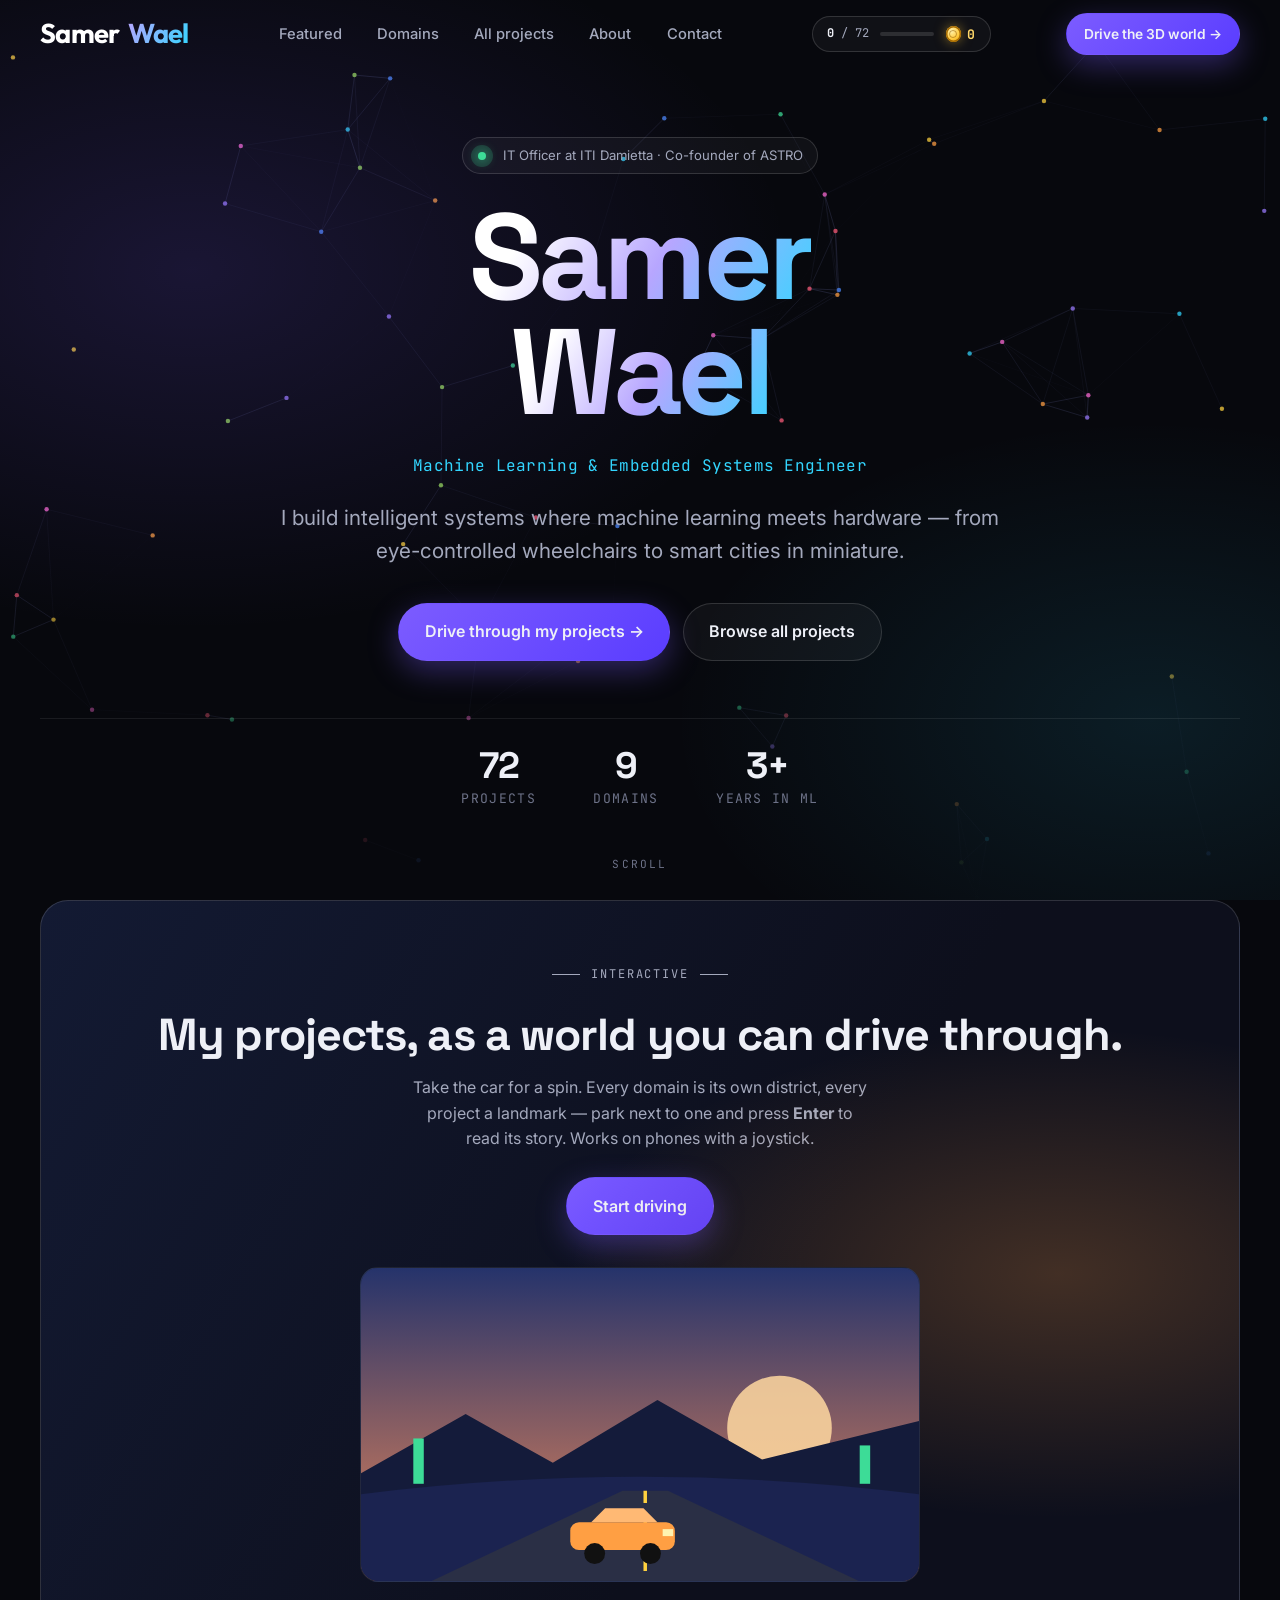
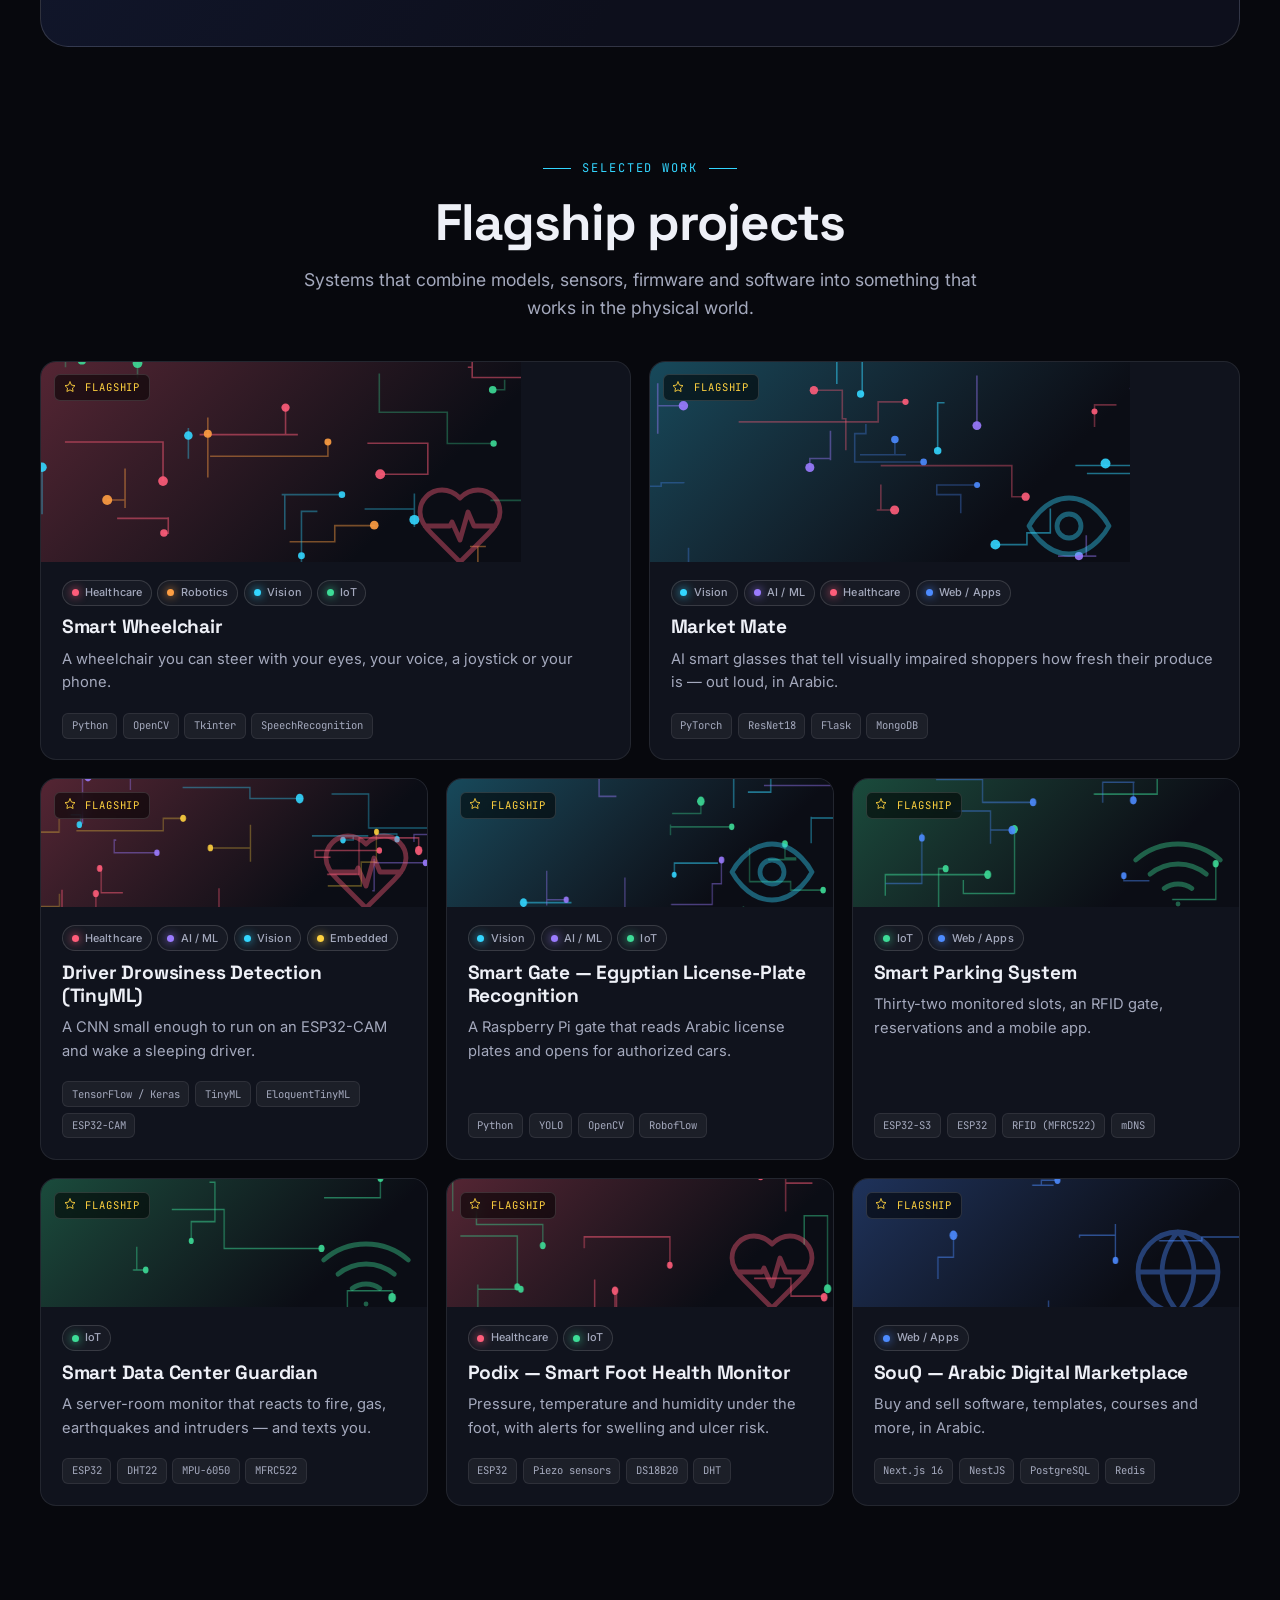
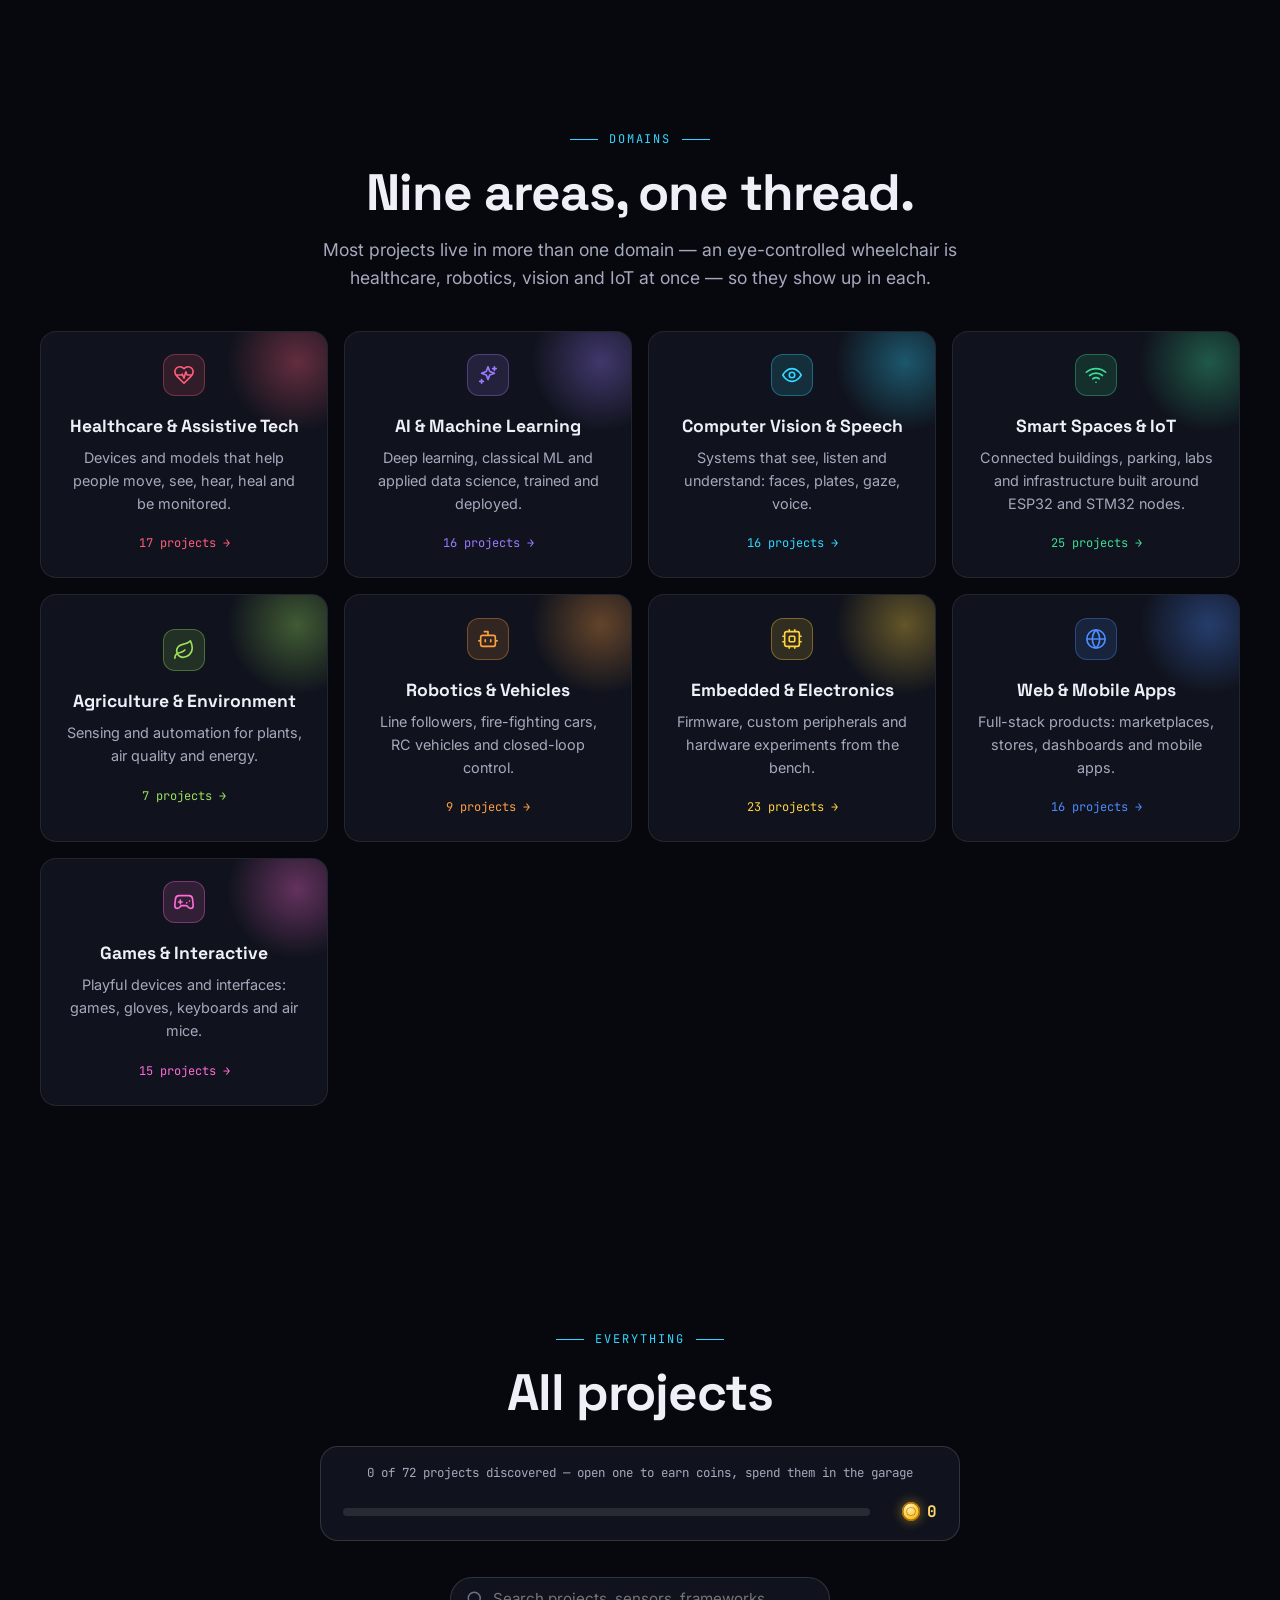
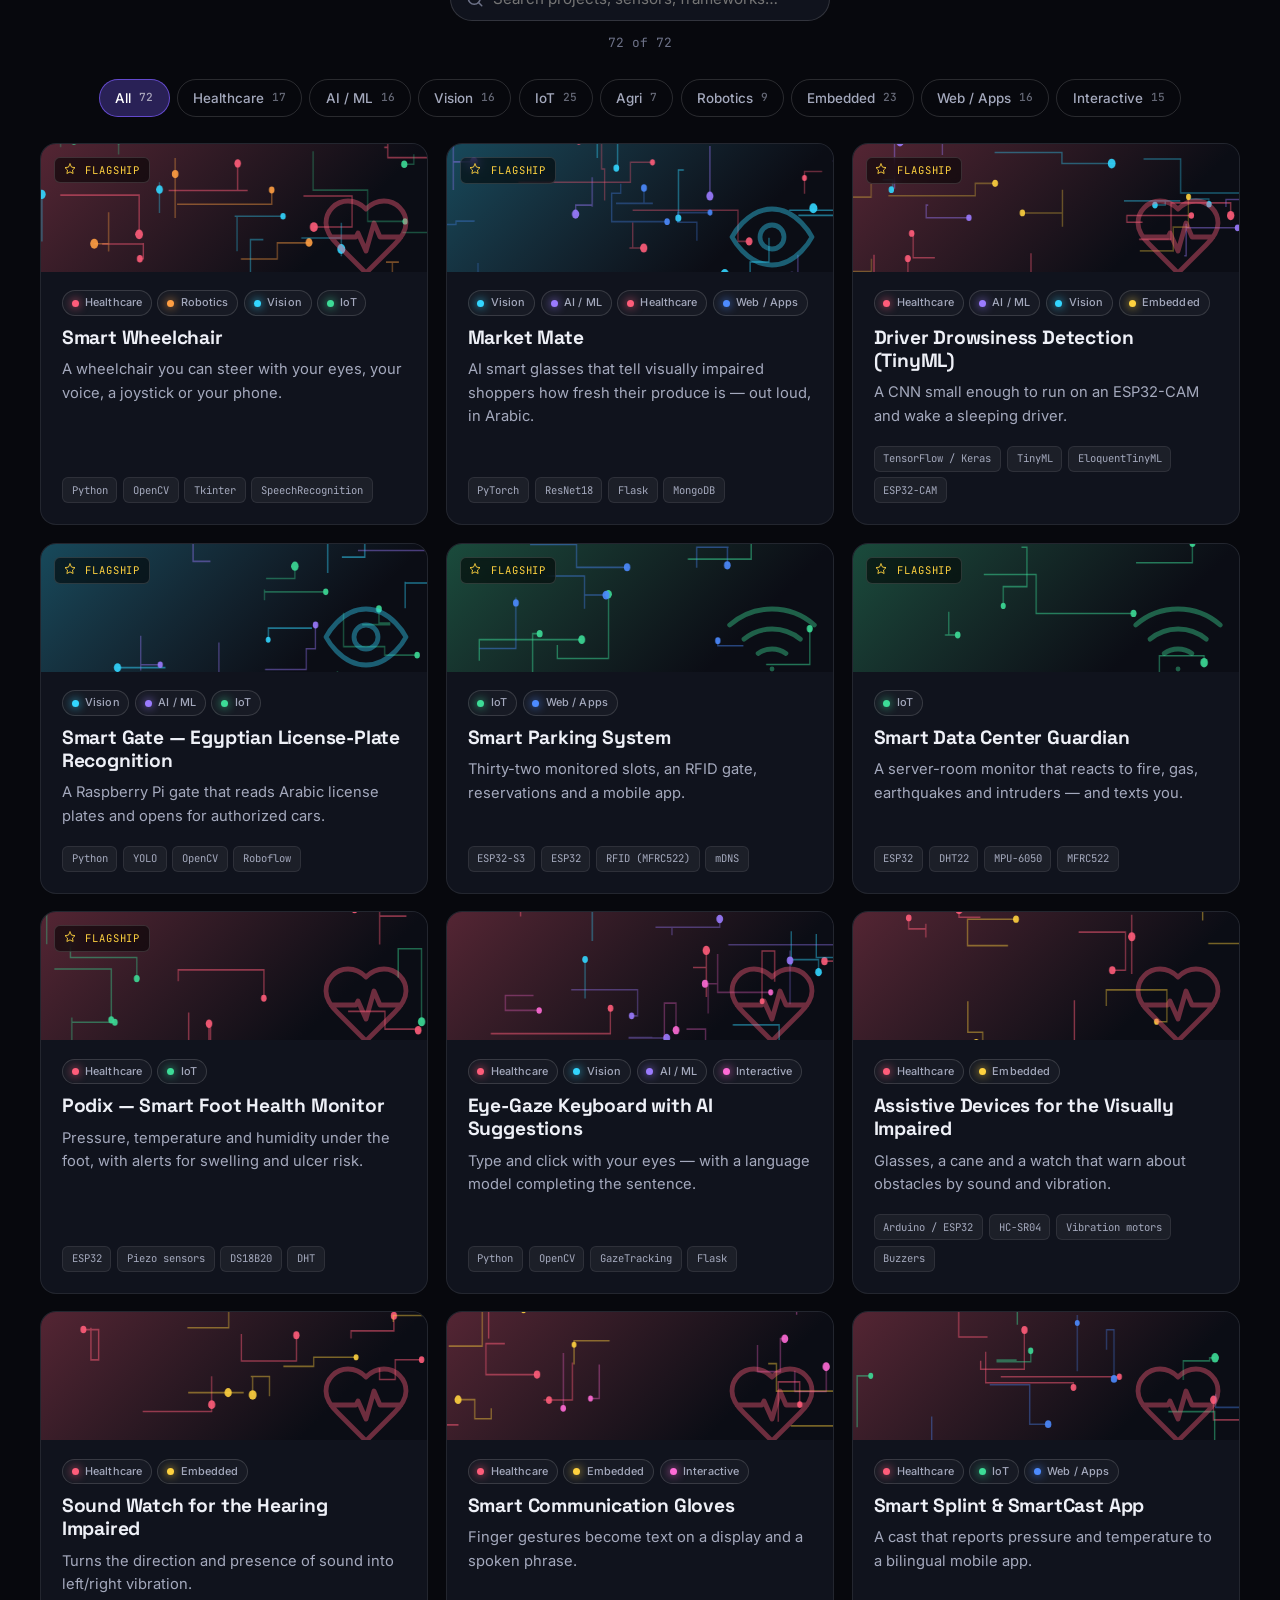
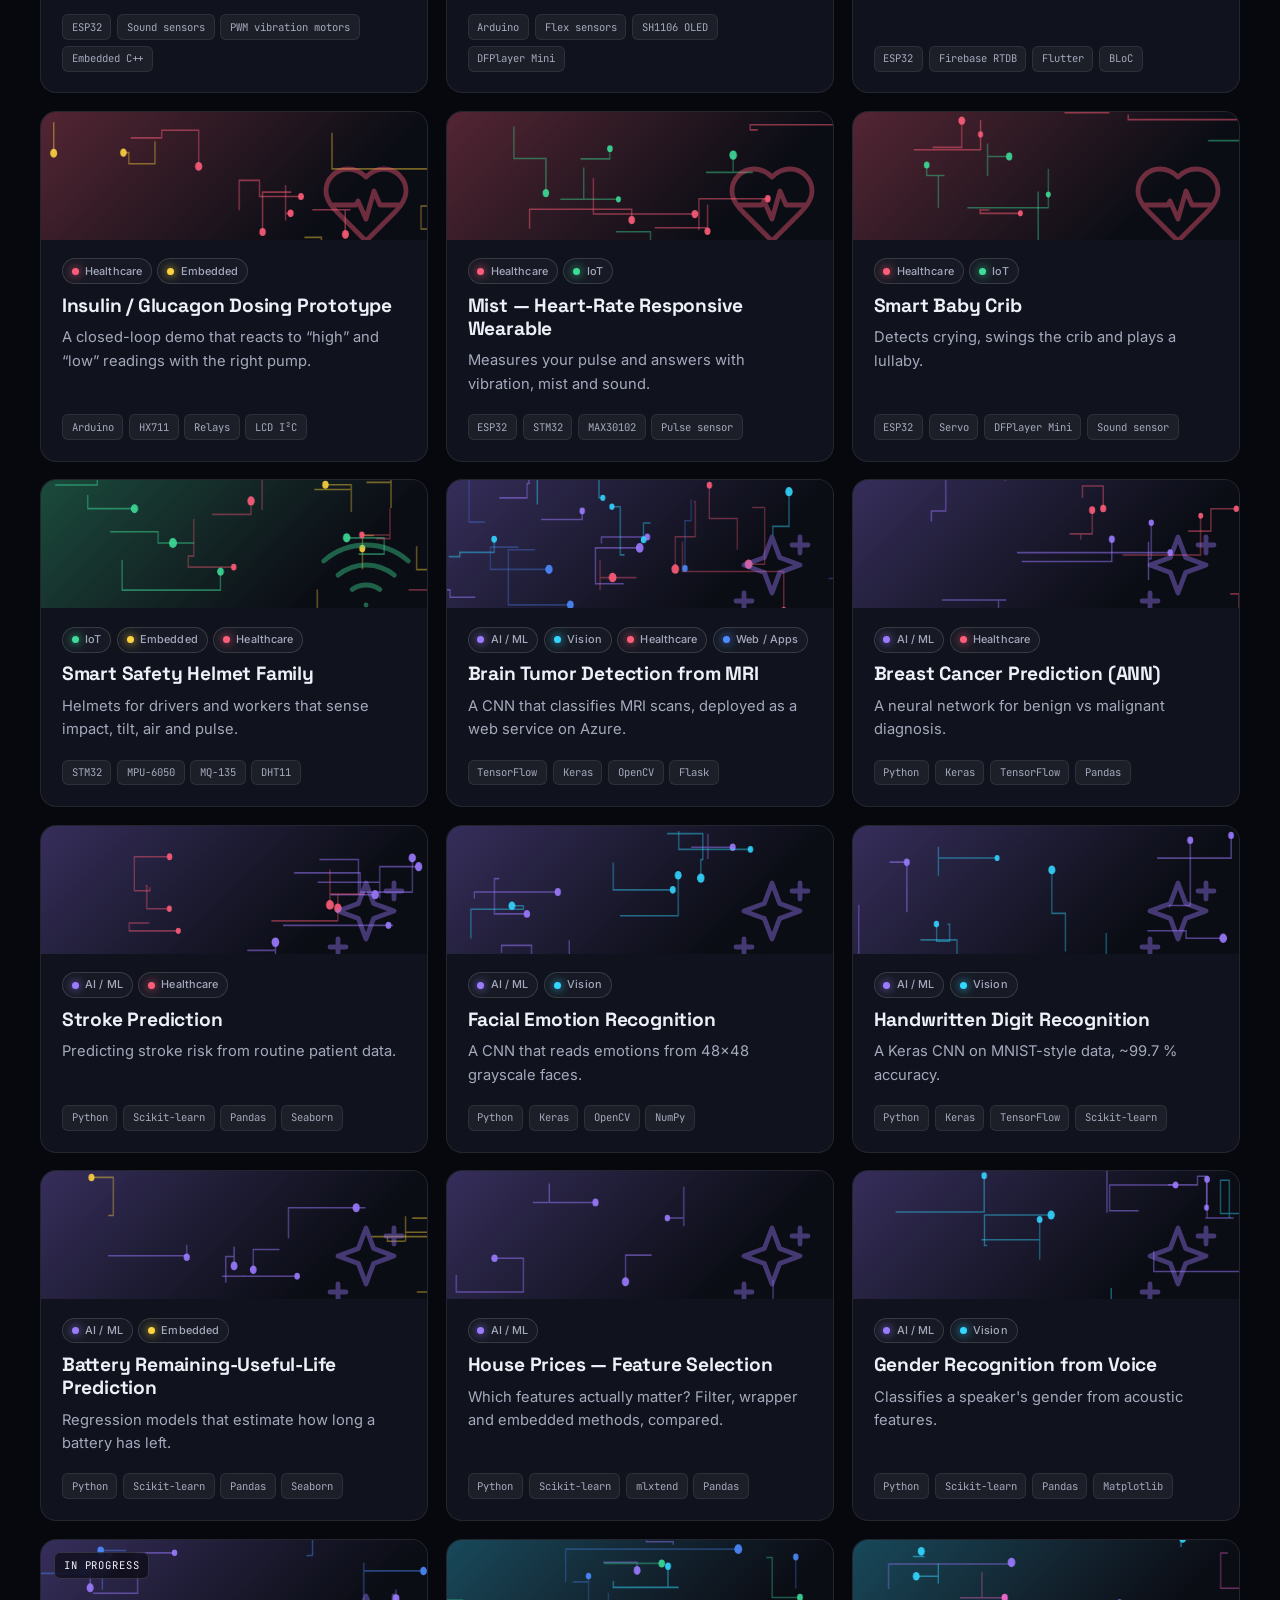
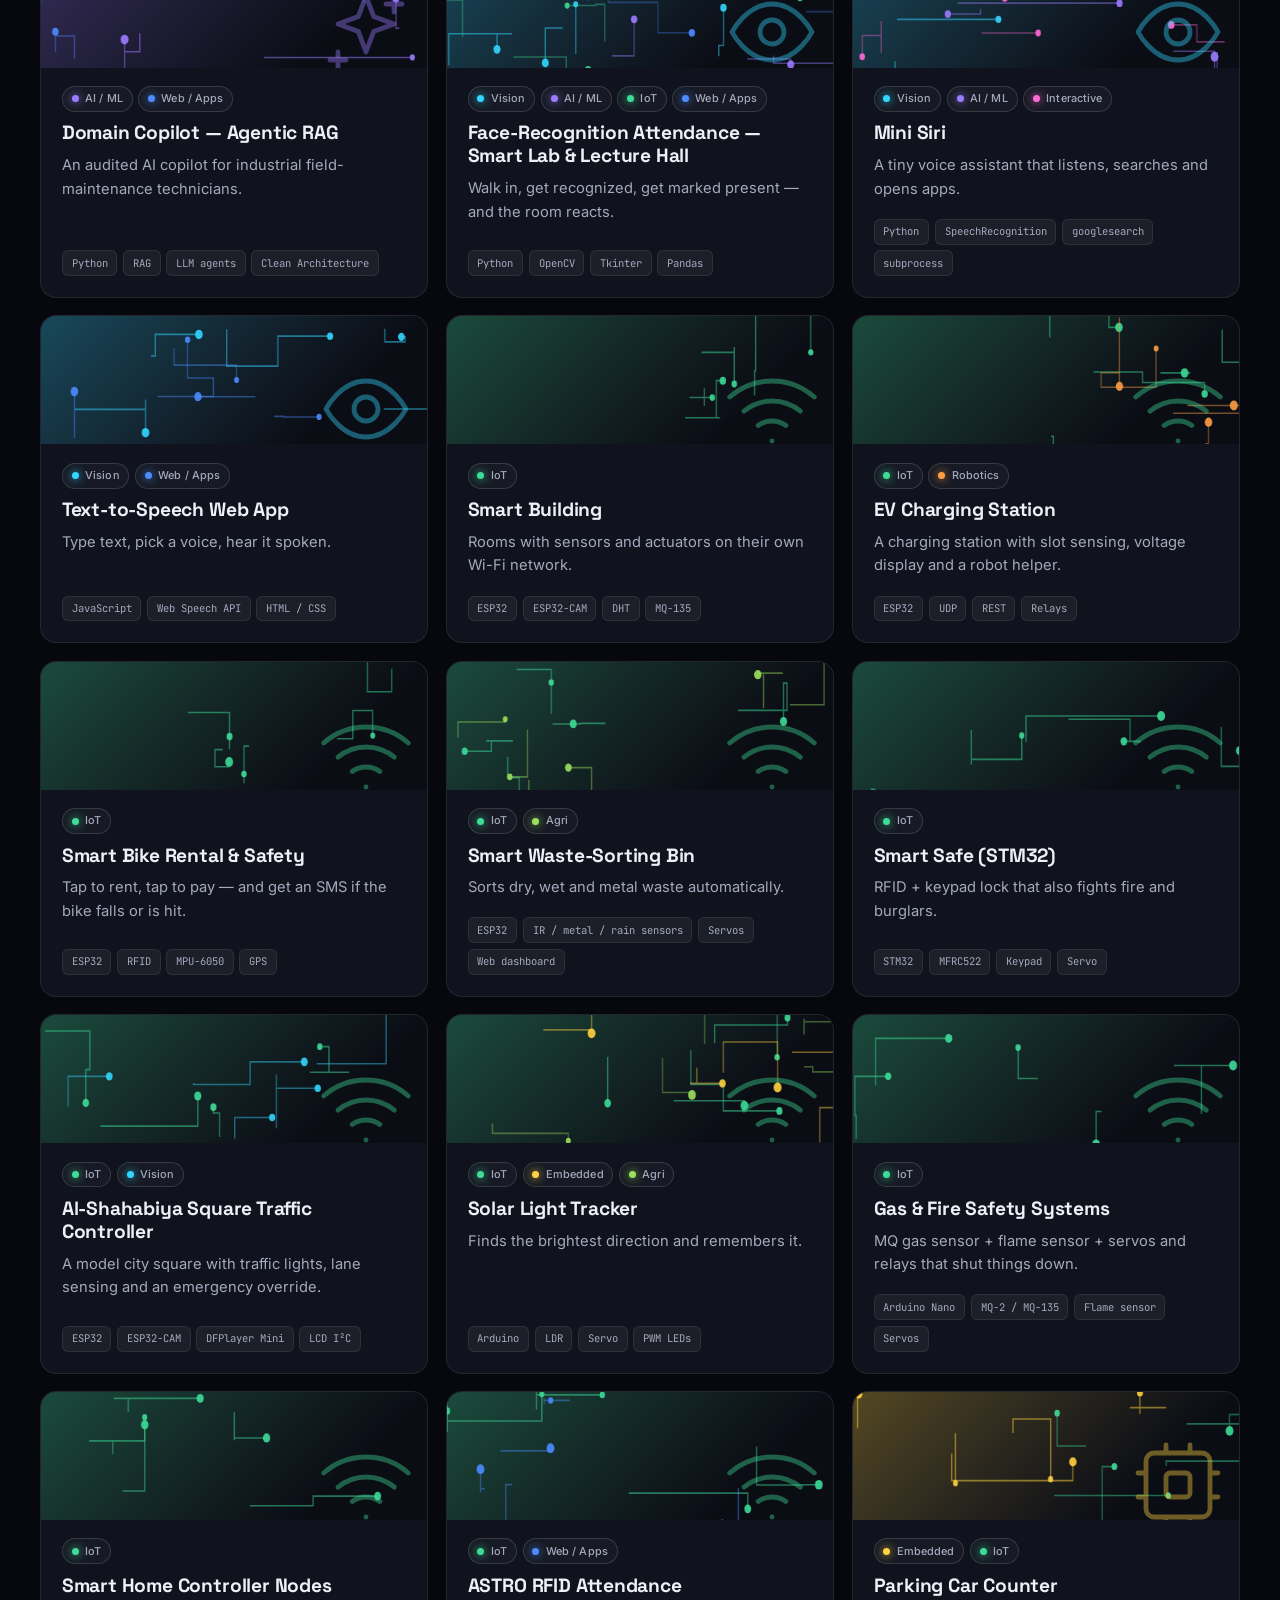
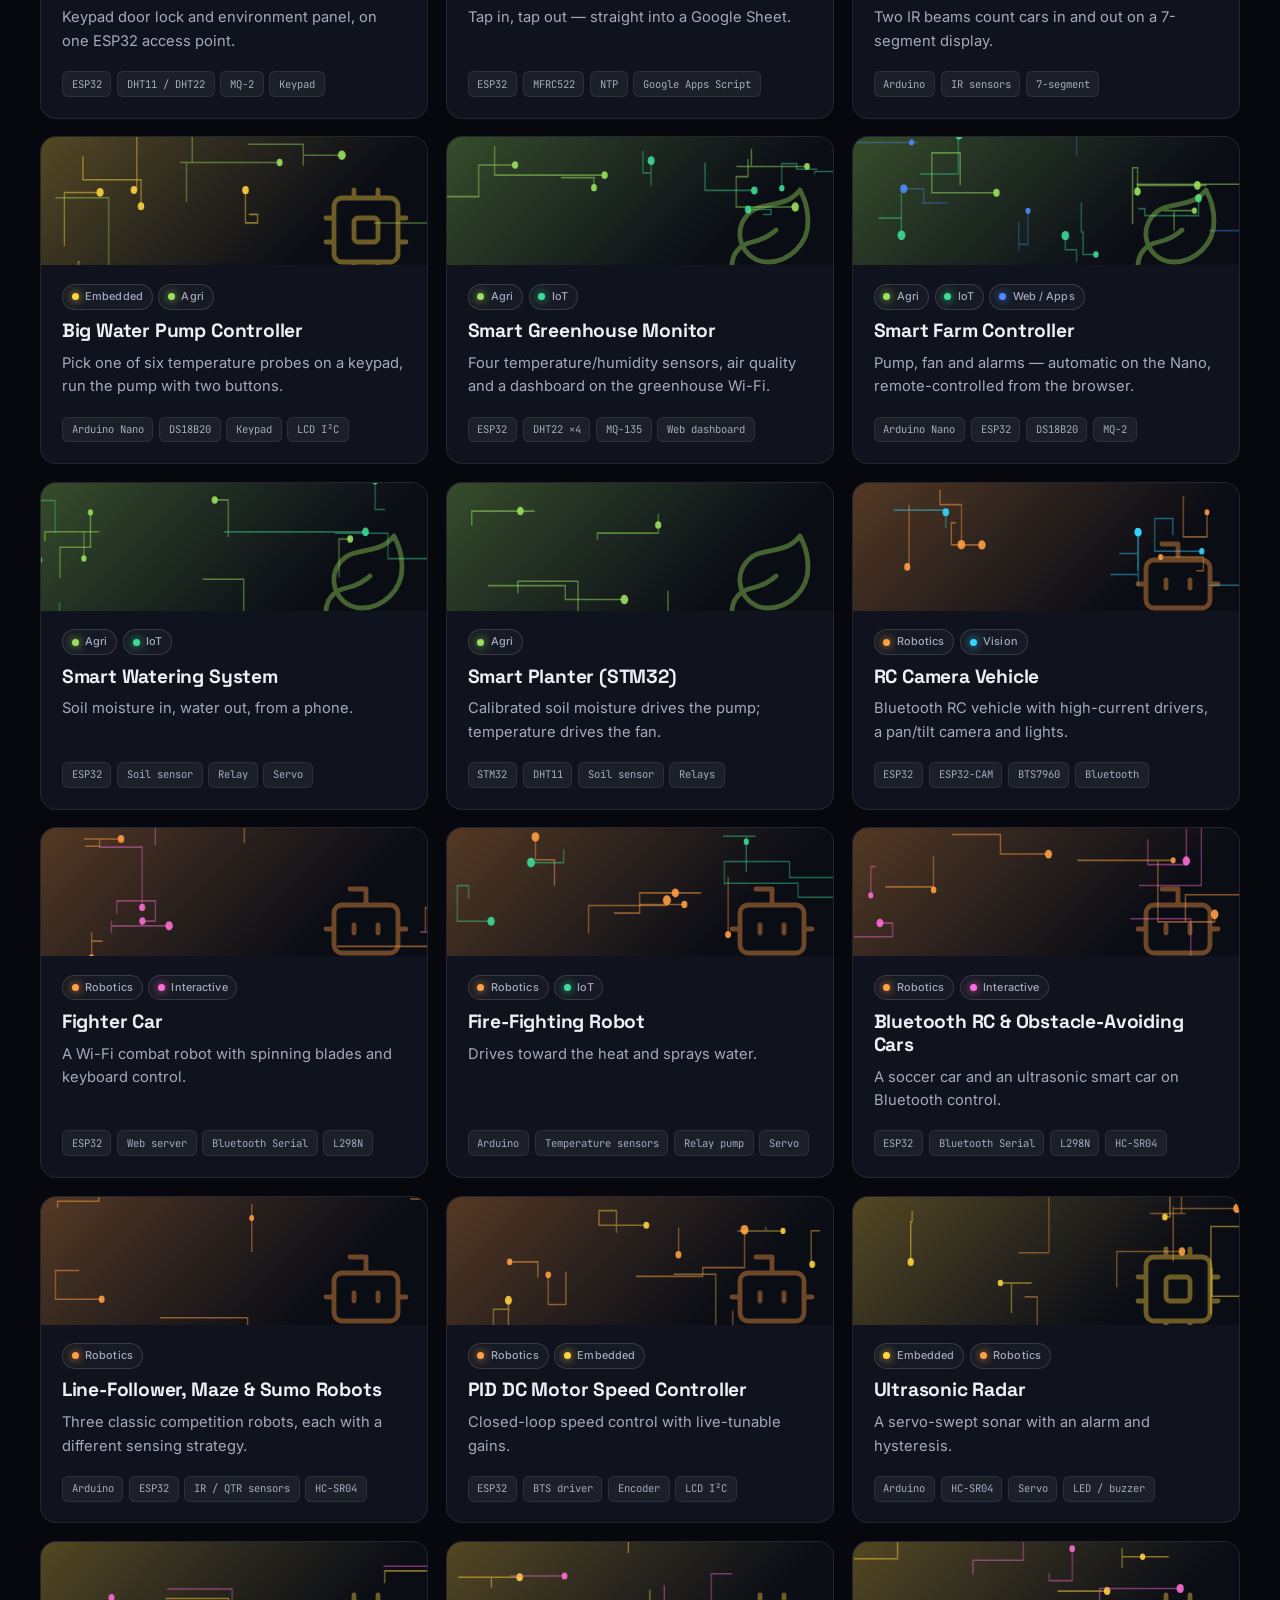
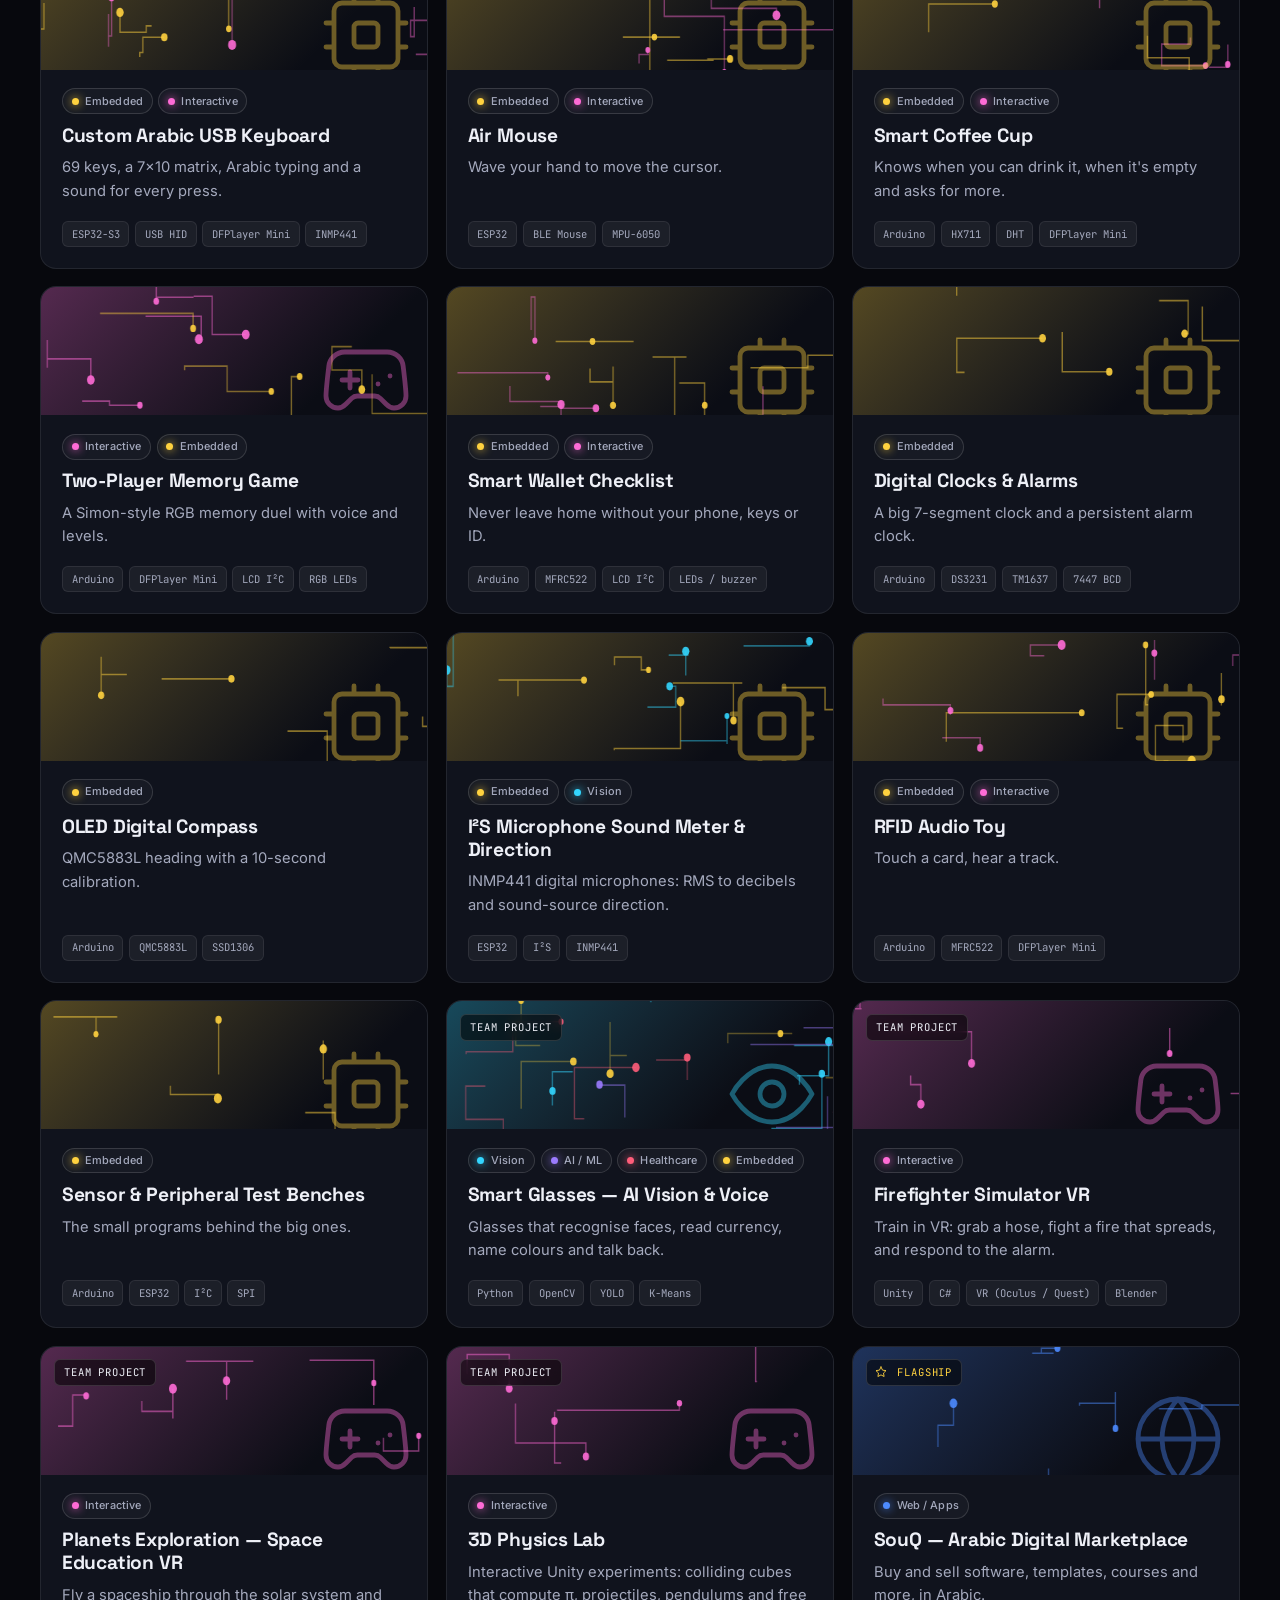
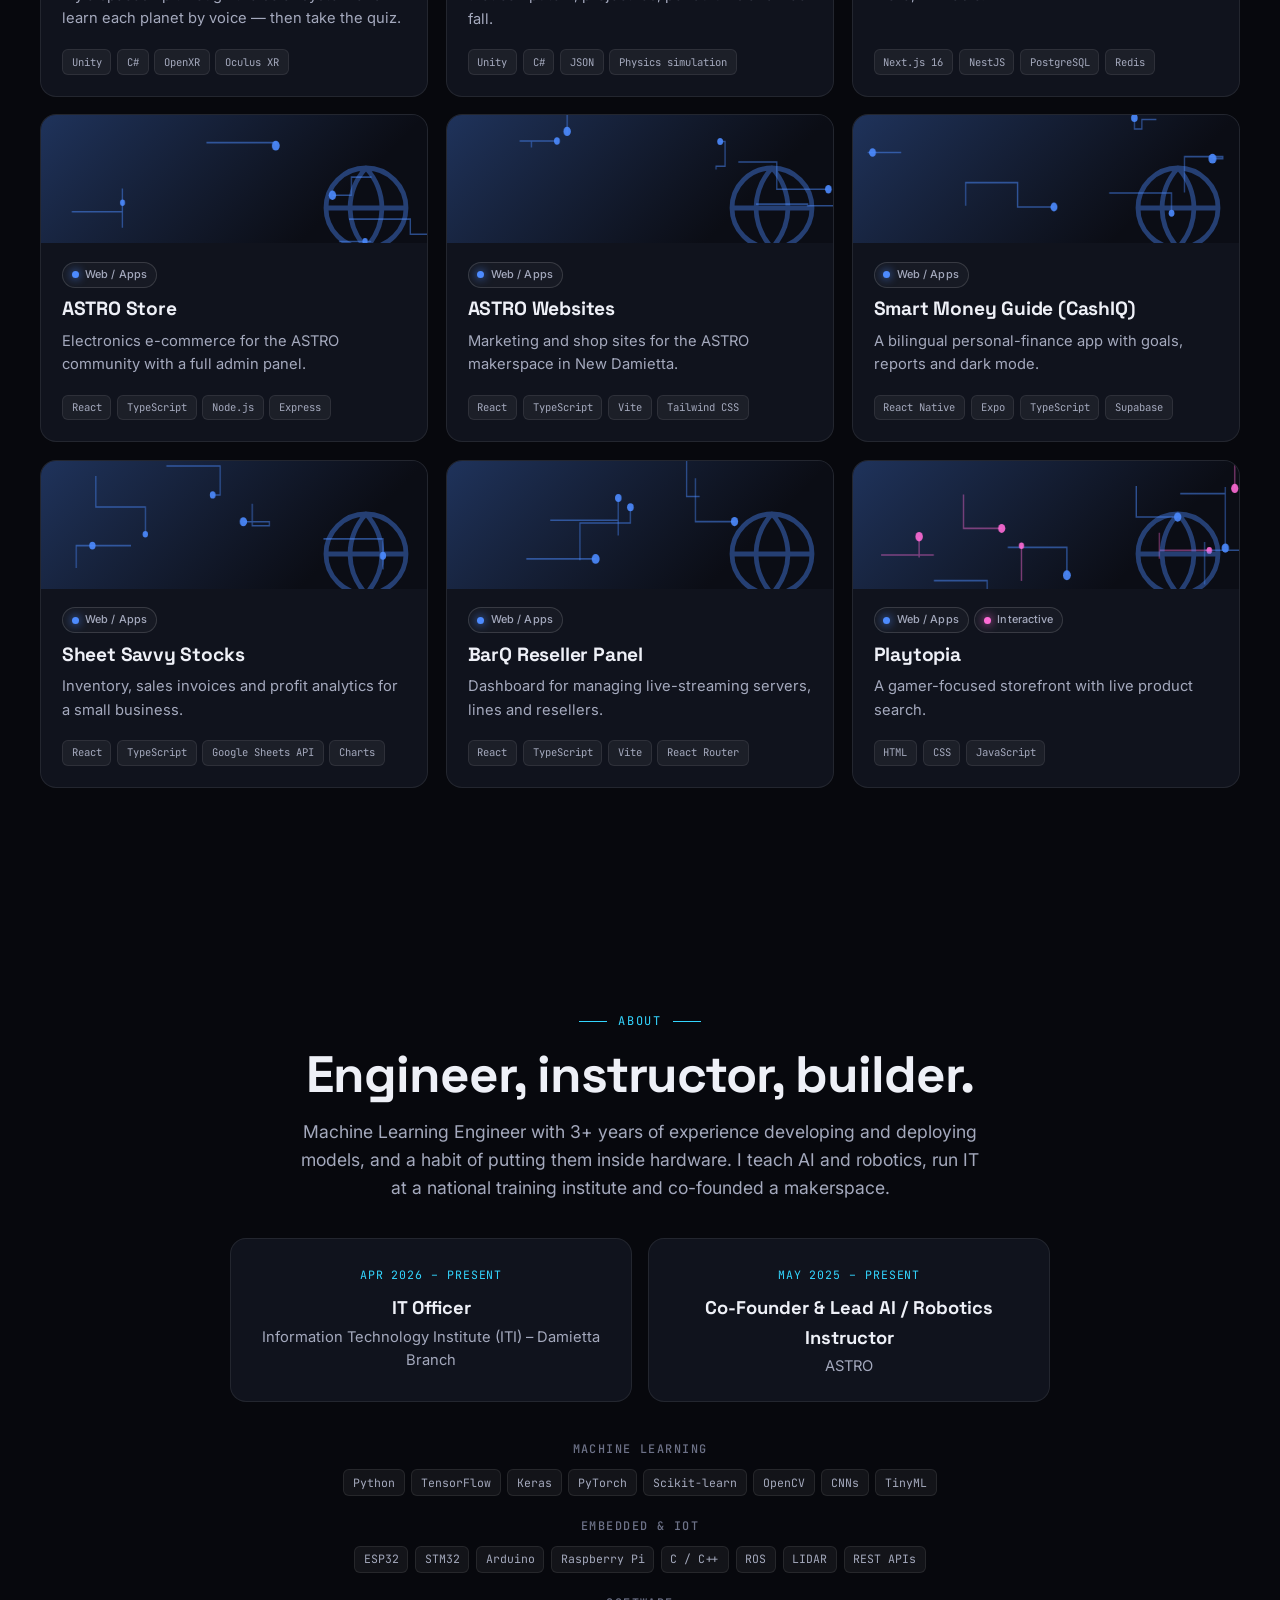
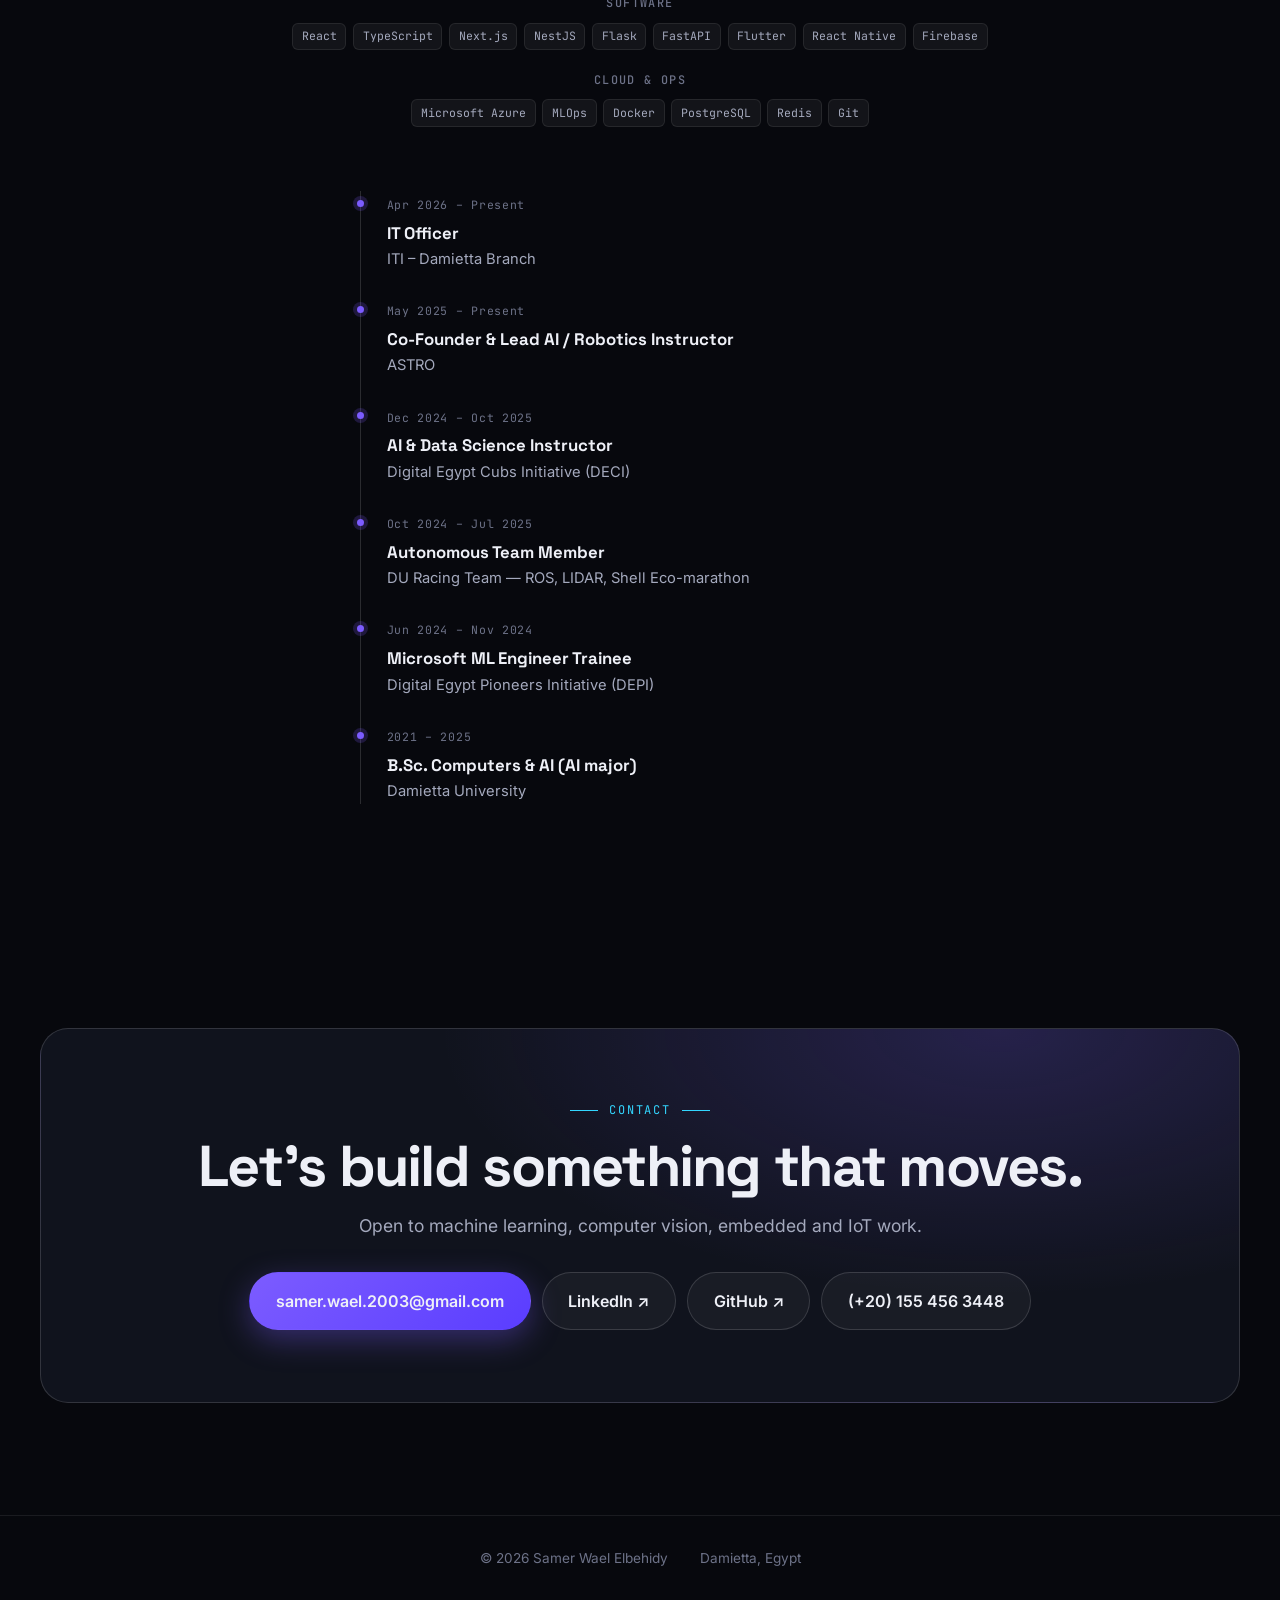
<file: index.html>
<!DOCTYPE html>
<html lang="en">
<head>
  <meta charset="UTF-8">
  <meta name="viewport" content="width=device-width, initial-scale=1">
  <title>Samer Wael — Machine Learning & Embedded Systems Engineer</title>
  <meta name="description" content="Portfolio of Samer Wael Elbehidy: machine learning, computer vision, embedded systems, IoT and robotics projects — explore them in a 3D driving world.">
  <meta name="theme-color" content="#07080d">
  <link rel="icon" href="data:image/svg+xml,%3Csvg xmlns=%27http://www.w3.org/2000/svg%27 viewBox=%270 0 32 32%27%3E%3Crect width=%2732%27 height=%2732%27 rx=%277%27 fill=%27%237c5cff%27/%3E%3Ctext x=%2716%27 y=%2723%27 font-size=%2719%27 font-family=%27Arial%27 font-weight=%27700%27 text-anchor=%27middle%27 fill=%27white%27%3ES%3C/text%3E%3C/svg%3E">
  <link rel="preconnect" href="https://fonts.googleapis.com">
  <link rel="preconnect" href="https://fonts.gstatic.com" crossorigin>
  <link href="https://fonts.googleapis.com/css2?family=Inter:wght@400;500;600&family=JetBrains+Mono:wght@400;500&family=Space+Grotesk:wght@500;600;700&family=Outfit:wght@600;700&display=swap" rel="stylesheet">
  <link rel="stylesheet" href="css/base.css">
  <link rel="stylesheet" href="css/modal.css">
  <link rel="stylesheet" href="css/site.css">
</head>
<body>
  <header class="nav" id="nav">
    <div class="wrap nav-in">
      <a href="#top" class="logo" aria-label="Samer Wael"><span>Samer</span><span class="l2">Wael</span></a>
      <ul class="nav-links">
        <li><a href="#featured">Featured</a></li>
        <li><a href="#domains">Domains</a></li>
        <li><a href="#work">All projects</a></li>
        <li><a href="#about">About</a></li>
        <li><a href="#contact">Contact</a></li>
      </ul>
      <a class="wallet" id="wallet" href="world.html" title="Discover projects to earn coins, then spend them in the garage"><span class="w-prog"><b id="w-count">0</b> / <span id="w-total"></span></span><span class="w-bar"><i id="w-fill"></i></span><span class="w-coins"><i class="coin"></i><b id="w-coins">0</b></span></a>
      <a class="btn primary" href="world.html">Drive the 3D world →</a>
    </div>
  </header>

  <main id="top">
    <section class="hero">
      <canvas id="net" aria-hidden="true"></canvas>
      <div class="wrap hero-in">
        <div class="hero-pill"><b></b> IT Officer at ITI Damietta · Co-founder of ASTRO</div>
        <h1><span>Samer</span><br><span>Wael</span></h1>
        <p class="role" id="role"></p>
        <p class="lead" id="tagline"></p>
        <div class="hero-cta">
          <a class="btn primary lg" href="world.html">Drive through my projects →</a>
          <a class="btn lg" href="#work">Browse all projects</a>
        </div>
        <div class="hero-stats" id="stats"></div>
      </div>
      <div class="scroll-hint">scroll</div>
    </section>

    <section class="drive" aria-label="3D world">
      <div class="wrap">
        <div class="drive-card rv">
          <div>
            <p class="eyebrow">Interactive</p>
            <h3>My projects, as a world you can drive through.</h3>
            <p>Take the car for a spin. Every domain is its own district, every project a landmark — park next to one and press <b>Enter</b> to read its story. Works on phones with a joystick.</p>
            <a class="btn primary lg" href="world.html">Start driving</a>
          </div>
          <div class="drive-art" aria-hidden="true">
            <svg viewBox="0 0 320 180" preserveAspectRatio="xMidYMid slice">
              <defs>
                <linearGradient id="sky" x1="0" y1="0" x2="0" y2="1"><stop offset="0" stop-color="#25336b"/><stop offset="1" stop-color="#e8875a"/></linearGradient>
              </defs>
              <rect width="320" height="180" fill="url(#sky)"/>
              <circle cx="240" cy="92" r="30" fill="#ffd9a0" opacity=".85"/>
              <path d="M0 118 L60 84 L110 112 L170 76 L230 110 L320 88 V180 H0Z" fill="#141b3a"/>
              <path d="M0 180 V130 Q160 110 320 130 V180Z" fill="#1b2350"/>
              <path d="M40 180 L150 128 H176 L286 180Z" fill="#2a2f45"/>
              <path d="M163 128 L163 180" stroke="#ffd23f" stroke-width="2" stroke-dasharray="7 6"/>
              <g transform="translate(120 138)">
                <rect x="0" y="8" width="60" height="16" rx="5" fill="#ff9f43"/>
                <path d="M12 8 L20 0 H42 L50 8Z" fill="#ffb974"/>
                <circle cx="14" cy="26" r="6" fill="#111"/><circle cx="46" cy="26" r="6" fill="#111"/>
                <rect x="53" y="12" width="6" height="4" fill="#fff3b0"/>
              </g>
              <g fill="#3ddc97"><rect x="30" y="98" width="6" height="26"/><rect x="286" y="102" width="6" height="22"/></g>
            </svg>
          </div>
        </div>
      </div>
    </section>

    <section id="featured">
      <div class="wrap">
        <p class="eyebrow">Selected work</p>
        <h2 class="title">Flagship projects</h2>
        <p class="lead">Systems that combine models, sensors, firmware and software into something that works in the physical world.</p>
        <div class="featured-grid" id="featured-grid" style="margin-top:2.4rem"></div>
      </div>
    </section>

    <section id="domains">
      <div class="wrap">
        <p class="eyebrow">Domains</p>
        <h2 class="title">Nine areas, one thread.</h2>
        <p class="lead">Most projects live in more than one domain — an eye-controlled wheelchair is healthcare, robotics, vision and IoT at once — so they show up in each.</p>
        <div class="domains" id="domains-grid"></div>
      </div>
    </section>

    <section id="work">
      <div class="wrap">
        <p class="eyebrow">Everything</p>
        <h2 class="title">All projects</h2>
        <div class="tools">
          <label class="search"><input id="q" type="search" placeholder="Search projects, sensors, frameworks…" aria-label="Search projects"></label>
          <span class="count" id="count"></span>
        </div>
        <div class="filters" id="filters" role="group" aria-label="Filter by domain"></div>
        <div class="grid" id="grid" style="margin-top:1.6rem"></div>
        <div class="empty" id="empty" hidden>No project matches that search.</div>
      </div>
    </section>

    <section id="about">
      <div class="wrap">
        <p class="eyebrow">About</p>
        <h2 class="title">Engineer, instructor, builder.</h2>
        <p class="lead">Machine Learning Engineer with 3+ years of experience developing and deploying models, and a habit of putting them inside hardware. I teach AI and robotics, run IT at a national training institute and co-founded a makerspace.</p>
        <div class="roles" id="roles"></div>
        <div class="about-grid">
          <div class="skills" id="skills"></div>
          <div class="timeline" id="timeline"></div>
        </div>
      </div>
    </section>

    <section id="contact">
      <div class="wrap">
        <div class="contact-card rv">
          <p class="eyebrow">Contact</p>
          <h2>Let’s build something that moves.</h2>
          <p class="lead">Open to machine learning, computer vision, embedded and IoT work.</p>
          <div class="contact-links" id="contact-links"></div>
        </div>
      </div>
    </section>
  </main>

  <footer><div class="wrap"><span>© <span id="yr"></span> Samer Wael Elbehidy</span><span>Damietta, Egypt</span></div></footer>

  <script src="js/icons.js"></script>
  <script src="js/data.js"></script>
  <script src="js/progress.js"></script>
  <script src="js/ui.js"></script>
  <script src="js/site.js"></script>
</body>
</html>
</file>
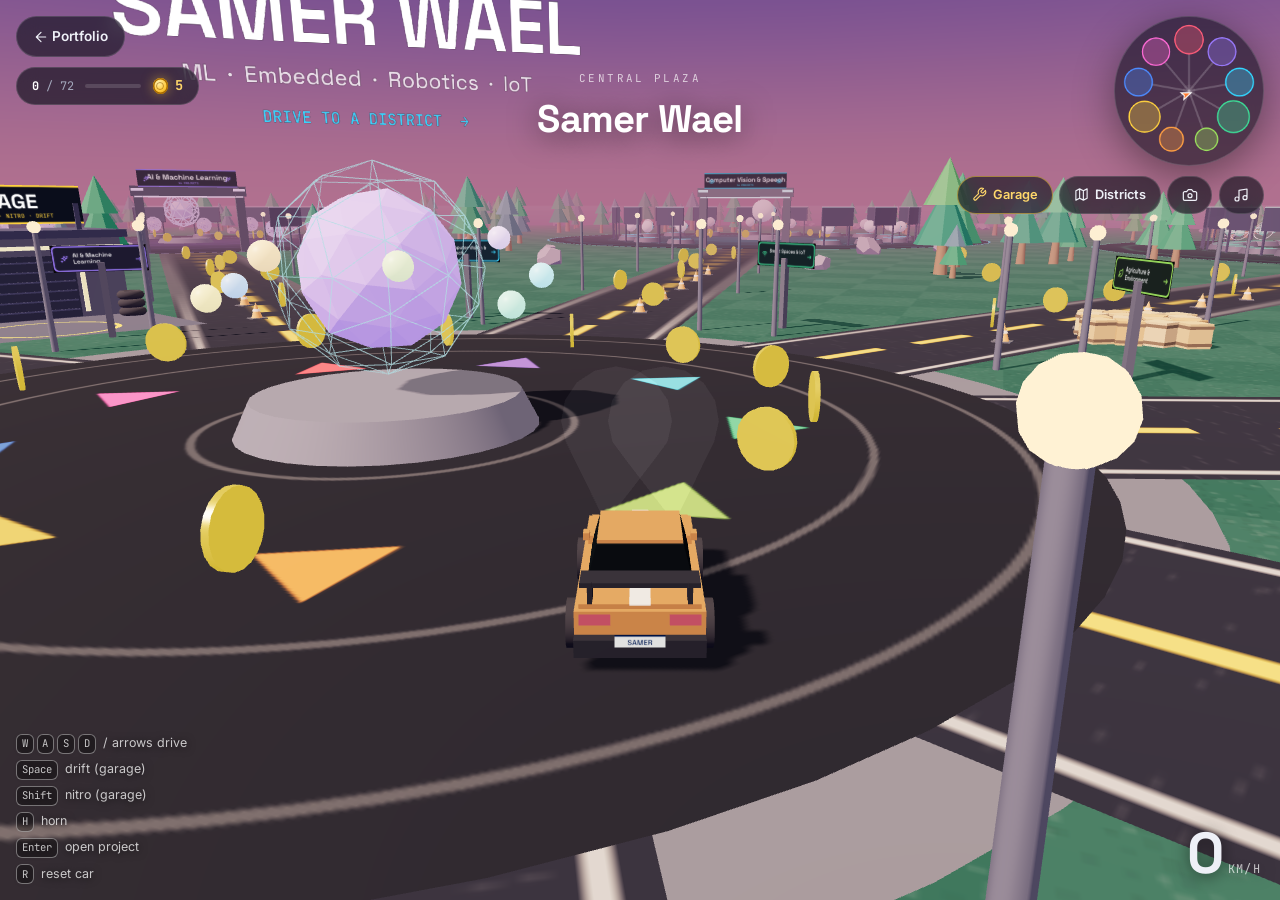
<file: world.html>
<!DOCTYPE html>
<html lang="en">
<head>
  <meta charset="UTF-8">
  <meta name="viewport" content="width=device-width, initial-scale=1, maximum-scale=1, user-scalable=no, viewport-fit=cover">
  <title>Drive the Portfolio — Samer Wael</title>
  <meta name="description" content="Drive a car through a 3D world where every project by Samer Wael is a landmark.">
  <meta name="theme-color" content="#1a2456">
  <link rel="icon" href="data:image/svg+xml,%3Csvg xmlns=%27http://www.w3.org/2000/svg%27 viewBox=%270 0 32 32%27%3E%3Crect width=%2732%27 height=%2732%27 rx=%277%27 fill=%27%237c5cff%27/%3E%3Ctext x=%2716%27 y=%2723%27 font-size=%2719%27 font-family=%27Arial%27 font-weight=%27700%27 text-anchor=%27middle%27 fill=%27white%27%3ES%3C/text%3E%3C/svg%3E">
  <link rel="preconnect" href="https://fonts.googleapis.com">
  <link rel="preconnect" href="https://fonts.gstatic.com" crossorigin>
  <link href="https://fonts.googleapis.com/css2?family=Inter:wght@400;500;600&family=JetBrains+Mono:wght@400;500&family=Space+Grotesk:wght@500;600;700&display=swap" rel="stylesheet">
  <link rel="stylesheet" href="css/base.css">
  <link rel="stylesheet" href="css/modal.css">
  <link rel="stylesheet" href="css/world.css">
</head>
<body class="world">
  <canvas id="gl" aria-label="3D world"></canvas>

  <div id="loader"><div class="ld-car"></div><p>Building the world…</p><div class="ld-bar"><i id="ld-fill"></i></div></div>

  <div class="hud" id="hud" hidden>
    <a class="hud-back" href="index.html"><span data-icon="arrow-left" data-size="16"></span> Portfolio</a>
    <div class="wallet-hud" id="wallet-hud" title="Projects discovered · coins"><span class="w-prog"><b id="wh-c">0</b> / <span id="wh-t"></span></span><span class="w-bar"><i id="wh-fill"></i></span><span class="w-coins"><i class="coin"></i><b id="wh-coins">0</b></span></div>

    <div class="hud-district" id="district"><small>Now entering</small><b></b></div>

    <div class="hud-right">
      <canvas id="minimap" width="220" height="220" aria-label="Map"></canvas>
      <div class="hud-btns">
        <button id="btn-shop" class="ico gold" title="Garage"><span data-icon="wrench" data-size="15"></span> Garage</button>
        <button id="btn-map" class="ico" title="Districts &amp; search (Tab)"><span data-icon="map" data-size="15"></span> Districts</button>
        <button id="btn-cam" class="ico" title="Camera (C)" aria-label="Camera"><span data-icon="camera" data-size="16"></span></button>
        <button id="btn-snd" class="ico" title="Sound (M)" aria-label="Sound"><span data-icon="music" data-size="16"></span></button>
      </div>
    </div>

    <div class="nitro" id="nitro" hidden><small>Nitro · Shift</small><span><i id="nitro-fill"></i></span></div>
    <div class="drift-hud" id="drift-hud"></div>
    <div class="hud-speed"><b id="spd">0</b><span>km/h</span></div>

    <button class="prompt" id="prompt" hidden><span class="k">Enter</span><span class="txt"></span></button>

    <div class="keys" id="keys">
      <span><kbd>W</kbd><kbd>A</kbd><kbd>S</kbd><kbd>D</kbd> / arrows drive</span>
      <span><kbd>Space</kbd> drift (garage)</span>
      <span><kbd>Shift</kbd> nitro (garage)</span>
      <span><kbd>H</kbd> horn</span>
      <span><kbd>Enter</kbd> open project</span>
      <span><kbd>R</kbd> reset car</span>
    </div>

    <div class="touch" id="touch">
      <div class="stick" id="stick"><i id="knob"></i></div>
      <div class="tbtns">
        <button id="t-open" class="tb primary">Open</button>
        <button id="t-nitro" class="tb nitro-b" hidden>Nitro</button>
        <button id="t-drift" class="tb">Drift</button>
        <button id="t-horn" class="tb">Horn</button>
      </div>
    </div>
  </div>

  <aside class="panel" id="panel" aria-hidden="true">
    <header>
      <b>Districts &amp; projects</b>
      <button id="panel-x" class="ico" aria-label="Close"><span data-icon="x" data-size="16"></span></button>
    </header>
    <input id="pq" type="search" placeholder="Find a project and drive there…" aria-label="Search projects">
    <div id="plist"></div>
  </aside>

  <noscript><p style="padding:2rem">This interactive world needs JavaScript. <a href="index.html">Back to the portfolio</a>.</p></noscript>

  <script src="js/vendor/three.min.js"></script>
  <script src="js/icons.js"></script>
  <script src="js/data.js"></script>
  <script src="js/progress.js"></script>
  <script src="js/shop.js"></script>
  <script src="js/ui.js"></script>
  <script src="js/world.js"></script>
</body>
</html>
</file>
<file: css/base.css>
/* ==========================================================================
   Base tokens — shared by the portfolio site and the 3D world
   ========================================================================== */
:root {
  --bg: #07080d;
  --bg-2: #0b0d15;
  --surface: #10131d;
  --surface-2: #151927;
  --line: rgba(255, 255, 255, 0.08);
  --line-2: rgba(255, 255, 255, 0.14);
  --text: #eef0f7;
  --text-2: #a4a9bd;
  --text-3: #6d7288;
  --accent: #7c5cff;
  --accent-2: #33d6ff;
  --gold: #ffd23f;
  --radius: 16px;
  --radius-sm: 10px;
  --font-display: 'Space Grotesk', 'Inter', system-ui, sans-serif;
  --font-body: 'Inter', system-ui, -apple-system, 'Segoe UI', sans-serif;
  --font-mono: 'JetBrains Mono', ui-monospace, 'SF Mono', Menlo, monospace;
  --ease: cubic-bezier(0.22, 1, 0.36, 1);
}

*, *::before, *::after { box-sizing: border-box; }
html { scroll-behavior: smooth; -webkit-text-size-adjust: 100%; }
body {
  margin: 0;
  background: var(--bg);
  color: var(--text);
  font-family: var(--font-body);
  font-size: 16px;
  line-height: 1.6;
  -webkit-font-smoothing: antialiased;
  text-rendering: optimizeLegibility;
}
img, svg, canvas { display: block; max-width: 100%; }
a { color: inherit; text-decoration: none; }
button { font: inherit; color: inherit; cursor: pointer; }
:focus-visible { outline: 2px solid var(--accent-2); outline-offset: 3px; border-radius: 6px; }
::selection { background: var(--accent); color: #fff; }

@media (prefers-reduced-motion: reduce) {
  *, *::before, *::after { animation-duration: 0.01ms !important; transition-duration: 0.01ms !important; scroll-behavior: auto !important; }
}

/* Shared chips / tags -------------------------------------------------- */
.chip {
  display: inline-flex; align-items: center; gap: 0.4rem;
  padding: 0.28rem 0.7rem;
  border: 1px solid var(--line-2);
  border-radius: 999px;
  font-size: 0.74rem; font-weight: 500; letter-spacing: 0.01em;
  color: var(--text-2);
  background: rgba(255, 255, 255, 0.03);
  white-space: nowrap;
}
.chip .dot { width: 7px; height: 7px; border-radius: 50%; background: var(--c, var(--accent)); box-shadow: 0 0 10px var(--c, var(--accent)); }
.tech {
  font-family: var(--font-mono); font-size: 0.72rem;
  padding: 0.22rem 0.55rem; border-radius: 6px;
  background: rgba(255, 255, 255, 0.05); color: var(--text-2);
  border: 1px solid var(--line);
}
</file>
<file: css/modal.css>
/* Project detail dialog — shared by site and 3D world */
.pm-overlay {
  position: fixed; inset: 0; z-index: 1000;
  display: flex; align-items: center; justify-content: center;
  padding: 1.25rem;
  background: rgba(4, 5, 10, 0.72);
  backdrop-filter: blur(10px) saturate(1.1);
  -webkit-backdrop-filter: blur(10px) saturate(1.1);
  opacity: 0; pointer-events: none;
  transition: opacity 0.28s var(--ease);
}
.pm-overlay.open { opacity: 1; pointer-events: auto; }
.pm {
  --c: var(--accent);
  position: relative;
  width: min(760px, 100%); max-height: min(88vh, 900px);
  display: flex; flex-direction: column;
  background: linear-gradient(180deg, var(--surface-2), var(--surface));
  border: 1px solid var(--line-2);
  border-radius: 22px;
  box-shadow: 0 40px 120px rgba(0, 0, 0, 0.6), 0 0 0 1px rgba(255, 255, 255, 0.02) inset;
  transform: translateY(18px) scale(0.98);
  transition: transform 0.34s var(--ease);
  overflow: hidden;
}
.pm-overlay.open .pm { transform: none; }
.pm::before {
  content: ''; position: absolute; inset: 0 0 auto 0; height: 220px; pointer-events: none;
  background: radial-gradient(600px 220px at 20% -20%, color-mix(in srgb, var(--c) 38%, transparent), transparent 70%);
}
.pm-head { position: relative; padding: 1.75rem 2rem 1rem; }
.pm-cats { display: flex; flex-wrap: wrap; gap: 0.4rem; margin-bottom: 0.9rem; }
.pm-title { font-family: var(--font-display); font-size: clamp(1.5rem, 3.4vw, 2.1rem); line-height: 1.15; margin: 0 2.5rem 0.5rem 0; letter-spacing: -0.01em; }
.pm-tag { margin: 0; color: var(--text-2); font-size: 1.02rem; }
.pm-close {
  position: absolute; z-index: 5; top: 1.1rem; right: 1.1rem; width: 38px; height: 38px;
  border-radius: 50%; border: 1px solid var(--line-2); background: rgba(255, 255, 255, 0.05);
  display: grid; place-items: center; font-size: 1.15rem; line-height: 1;
  transition: background 0.2s, transform 0.2s;
}
.pm-close:hover { background: rgba(255, 255, 255, 0.12); transform: rotate(90deg); }
.pm-body { position: relative; padding: 0.5rem 2rem 2rem; overflow-y: auto; }
.pm-status {
  display: inline-flex; align-items: center; gap: 0.45rem; margin-bottom: 1rem;
  font-family: var(--font-mono); font-size: 0.72rem; letter-spacing: 0.06em; text-transform: uppercase; color: var(--text-3);
}
.pm-status::before { content: ''; width: 7px; height: 7px; border-radius: 50%; background: var(--c); }
.pm-desc { color: var(--text); margin: 0 0 1.4rem; font-size: 1.02rem; }
.pm h3 { font-family: var(--font-mono); font-size: 0.72rem; font-weight: 500; letter-spacing: 0.12em; text-transform: uppercase; color: var(--text-3); margin: 1.5rem 0 0.7rem; }
.pm ul { margin: 0; padding: 0; list-style: none; display: grid; gap: 0.6rem; }
.pm li { position: relative; padding-left: 1.25rem; color: var(--text-2); font-size: 0.96rem; }
.pm li::before { content: ''; position: absolute; left: 0; top: 0.62em; width: 7px; height: 7px; border-radius: 2px; background: var(--c); transform: rotate(45deg); }
.pm-stack { display: flex; flex-wrap: wrap; gap: 0.4rem; }
.pm-links { display: flex; flex-wrap: wrap; gap: 0.6rem; margin-top: 1.6rem; }
.btn {
  display: inline-flex; align-items: center; gap: 0.55rem;
  padding: 0.7rem 1.2rem; border-radius: 999px; border: 1px solid var(--line-2);
  font-weight: 600; font-size: 0.92rem; background: rgba(255, 255, 255, 0.04);
  transition: transform 0.2s var(--ease), background 0.2s, border-color 0.2s, box-shadow 0.2s;
}
.btn:hover { transform: translateY(-2px); background: rgba(255, 255, 255, 0.09); border-color: rgba(255, 255, 255, 0.28); }
.btn.primary { background: linear-gradient(135deg, var(--accent), #5a3dff); border-color: transparent; box-shadow: 0 10px 30px rgba(124, 92, 255, 0.35); }
.btn.primary:hover { box-shadow: 0 14px 40px rgba(124, 92, 255, 0.5); }

@media (max-width: 600px) {
  .pm-overlay { padding: 0; align-items: flex-end; }
  .pm { max-height: 92vh; border-radius: 22px 22px 0 0; }
  .pm-head { padding: 1.4rem 1.25rem 0.75rem; }
  .pm-body { padding: 0.25rem 1.25rem 1.5rem; }
}

/* Coins + toasts ------------------------------------------------------ */
.coin { display: inline-block; flex: none; width: 1.15em; height: 1.15em; border-radius: 50%; vertical-align: -0.2em; background: radial-gradient(circle at 35% 30%, #fff3b0, #ffc93c 55%, #d18b00); box-shadow: 0 0 0 1.5px #a86b00 inset, 0 0 12px rgba(255, 201, 60, 0.5); position: relative; }
.coin::after { content: ''; position: absolute; inset: 24%; border-radius: 50%; border: 1.5px solid rgba(146, 90, 0, 0.55); }
.toasts { position: fixed; z-index: 1200; top: 5.2rem; left: 50%; transform: translateX(-50%); display: grid; gap: 0.5rem; justify-items: center; pointer-events: none; width: min(92vw, 420px); }
.toast { --c: var(--accent); display: flex; align-items: center; gap: 0.75rem; padding: 0.7rem 1.1rem 0.7rem 0.85rem; border-radius: 16px; background: rgba(10, 12, 24, 0.9); backdrop-filter: blur(14px); border: 1px solid color-mix(in srgb, var(--c) 55%, transparent); box-shadow: 0 16px 50px rgba(0, 0, 0, 0.5), 0 0 30px color-mix(in srgb, var(--c) 25%, transparent); opacity: 0; transform: translateY(-14px) scale(0.96); transition: opacity 0.35s, transform 0.45s var(--ease); font-size: 1.3rem; }
.toast.in { opacity: 1; transform: none; }
.toast b { display: block; font-family: var(--font-display); font-size: 1.05rem; line-height: 1.2; color: #ffd86b; }
.toast span { display: block; font-size: 0.8rem; color: var(--text-2); font-family: var(--font-body); }
</file>
<file: css/site.css>
/* ==========================================================================
   Portfolio site
   ========================================================================== */
.wrap { width: min(1200px, 100% - 2.5rem); margin-inline: auto; }
section { position: relative; padding: clamp(4rem, 9vw, 7rem) 0; }
.eyebrow { font-family: var(--font-mono); font-size: 0.75rem; letter-spacing: 0.16em; text-transform: uppercase; color: var(--accent-2); margin: 0 0 1rem; display: flex; align-items: center; gap: 0.7rem; }
.eyebrow::before { content: ''; width: 28px; height: 1px; background: currentColor; }
h2.title { font-family: var(--font-display); font-size: clamp(2rem, 4.6vw, 3.2rem); line-height: 1.08; letter-spacing: -0.02em; margin: 0 0 1rem; font-weight: 700; }
p.lead { color: var(--text-2); font-size: 1.1rem; max-width: 62ch; margin: 0; }

/* Nav ------------------------------------------------------------------ */
.nav { position: fixed; inset: 0 0 auto 0; z-index: 100; transition: background 0.3s, border-color 0.3s, backdrop-filter 0.3s; border-bottom: 1px solid transparent; }
.nav.scrolled { background: rgba(7, 8, 13, 0.72); backdrop-filter: blur(14px) saturate(1.3); -webkit-backdrop-filter: blur(14px) saturate(1.3); border-color: var(--line); }
.nav-in { height: 68px; display: flex; align-items: center; justify-content: space-between; gap: 1.5rem; }
.logo { font-family: var(--font-display); font-weight: 700; font-size: 1.15rem; letter-spacing: -0.01em; display: flex; align-items: center; gap: 0.6rem; }
.logo i { width: 30px; height: 30px; border-radius: 9px; background: linear-gradient(135deg, var(--accent), var(--accent-2)); display: grid; place-items: center; font-style: normal; font-size: 0.9rem; color: #fff; }
.nav-links { display: flex; gap: 0.4rem; list-style: none; margin: 0; padding: 0; }
.nav-links a { padding: 0.5rem 0.9rem; border-radius: 999px; color: var(--text-2); font-size: 0.92rem; font-weight: 500; transition: color 0.2s, background 0.2s; }
.nav-links a:hover, .nav-links a.active { color: var(--text); background: rgba(255, 255, 255, 0.06); }
.nav .btn { padding: 0.55rem 1.05rem; font-size: 0.86rem; }
@media (max-width: 860px) { .nav-links { display: none; } }

/* Hero ----------------------------------------------------------------- */
.hero { min-height: 100svh; display: flex; align-items: center; padding: 7rem 0 4rem; overflow: hidden; }
#net { position: absolute; inset: 0; width: 100%; height: 100%; opacity: 0.85; }
.hero::after { content: ''; position: absolute; inset: 0; background: radial-gradient(1000px 600px at 15% 30%, rgba(124, 92, 255, 0.16), transparent 60%), radial-gradient(800px 500px at 90% 80%, rgba(51, 214, 255, 0.1), transparent 60%), linear-gradient(180deg, transparent 60%, var(--bg)); pointer-events: none; }
.hero-in { position: relative; z-index: 2; }
.hero-pill { display: inline-flex; align-items: center; gap: 0.6rem; padding: 0.4rem 0.9rem 0.4rem 0.5rem; border: 1px solid var(--line-2); border-radius: 999px; background: rgba(255, 255, 255, 0.04); font-size: 0.82rem; color: var(--text-2); margin-bottom: 1.6rem; }
.hero-pill b { display: inline-grid; place-items: center; width: 22px; height: 22px; border-radius: 50%; background: rgba(61, 220, 151, 0.18); }
.hero-pill b::after { content: ''; width: 8px; height: 8px; border-radius: 50%; background: #3ddc97; box-shadow: 0 0 12px #3ddc97; animation: pulse 2s infinite; }
@keyframes pulse { 50% { opacity: 0.35; } }
.hero h1 { font-family: var(--font-display); font-size: clamp(3rem, 9.5vw, 7.6rem); line-height: 0.95; letter-spacing: -0.04em; margin: 0 0 1.4rem; font-weight: 700; }
.hero h1 span { background: linear-gradient(120deg, #fff 20%, #b7a6ff 55%, var(--accent-2)); -webkit-background-clip: text; background-clip: text; color: transparent; }
.hero .role { font-family: var(--font-mono); font-size: clamp(0.85rem, 1.6vw, 1rem); color: var(--accent-2); margin: 0 0 1.4rem; letter-spacing: 0.02em; }
.hero p.lead { font-size: clamp(1.05rem, 1.7vw, 1.3rem); max-width: 56ch; margin-bottom: 2.2rem; }
.hero-cta { display: flex; flex-wrap: wrap; gap: 0.8rem; }
.btn.lg { padding: 0.95rem 1.6rem; font-size: 1rem; }
.hero-stats { display: flex; flex-wrap: wrap; gap: 2.6rem; margin-top: 3.6rem; padding-top: 1.8rem; border-top: 1px solid var(--line); }
.stat b { display: block; font-family: var(--font-display); font-size: 2.3rem; line-height: 1; letter-spacing: -0.03em; }
.stat span { color: var(--text-3); font-size: 0.82rem; text-transform: uppercase; letter-spacing: 0.1em; font-family: var(--font-mono); }
.scroll-hint { position: absolute; bottom: 1.6rem; left: 50%; transform: translateX(-50%); z-index: 2; color: var(--text-3); font-family: var(--font-mono); font-size: 0.7rem; letter-spacing: 0.2em; text-transform: uppercase; }

/* Drive banner ---------------------------------------------------------- */
.drive { padding: 0; }
.drive-card { position: relative; overflow: hidden; border-radius: 28px; border: 1px solid var(--line-2); background: linear-gradient(120deg, #131a33, #0d0f1c 60%); padding: clamp(2rem, 5vw, 4rem); display: grid; grid-template-columns: 1.1fr 0.9fr; gap: 2rem; align-items: center; }
.drive-card::before { content: ''; position: absolute; inset: 0; background: radial-gradient(700px 350px at 85% 50%, rgba(255, 159, 67, 0.22), transparent 70%); pointer-events: none; }
.drive-card h3 { font-family: var(--font-display); font-size: clamp(1.8rem, 3.6vw, 2.8rem); line-height: 1.1; margin: 0 0 1rem; letter-spacing: -0.02em; }
.drive-card p { color: var(--text-2); margin: 0 0 1.6rem; max-width: 46ch; }
.drive-art { position: relative; aspect-ratio: 16 / 9; border-radius: 18px; overflow: hidden; background: linear-gradient(#182347, #0c1020); border: 1px solid var(--line); }
.drive-art svg { width: 100%; height: 100%; }
@media (max-width: 820px) { .drive-card { grid-template-columns: 1fr; } }

/* Now / roles ------------------------------------------------------------ */
.roles { display: grid; grid-template-columns: repeat(auto-fit, minmax(260px, 1fr)); gap: 1rem; margin-top: 2.2rem; }
.role-card { padding: 1.4rem 1.5rem; border: 1px solid var(--line); border-radius: var(--radius); background: var(--surface); }
.role-card small { font-family: var(--font-mono); font-size: 0.72rem; color: var(--accent-2); letter-spacing: 0.08em; text-transform: uppercase; }
.role-card h4 { margin: 0.4rem 0 0.2rem; font-family: var(--font-display); font-size: 1.15rem; }
.role-card p { margin: 0; color: var(--text-2); font-size: 0.92rem; }

/* Project cards ---------------------------------------------------------- */
.grid { display: grid; grid-template-columns: repeat(auto-fill, minmax(320px, 1fr)); gap: 1.1rem; }
.card { --c: var(--accent); position: relative; display: flex; flex-direction: column; text-align: left; padding: 0; border: 1px solid var(--line); border-radius: var(--radius); background: var(--surface); overflow: hidden; transition: transform 0.35s var(--ease), border-color 0.25s, box-shadow 0.35s; }
.card:hover { transform: translateY(-5px); border-color: color-mix(in srgb, var(--c) 55%, transparent); box-shadow: 0 24px 60px rgba(0, 0, 0, 0.45), 0 0 0 1px color-mix(in srgb, var(--c) 20%, transparent); }
.thumb { position: relative; height: 128px; overflow: hidden; background: linear-gradient(135deg, color-mix(in srgb, var(--c) 30%, #0b0d15), #0b0d15 75%); }
.thumb canvas { width: 100%; height: 100%; }
.thumb .glyph { position: absolute; right: 1rem; bottom: -0.6rem; font-family: var(--font-display); font-size: 6.2rem; font-weight: 700; line-height: 1; color: color-mix(in srgb, var(--c) 40%, transparent); pointer-events: none; }
.card .body { padding: 1.15rem 1.3rem 1.3rem; display: flex; flex-direction: column; gap: 0.6rem; flex: 1; }
.card h3 { font-family: var(--font-display); font-size: 1.2rem; line-height: 1.2; margin: 0; letter-spacing: -0.01em; }
.card p { margin: 0; color: var(--text-2); font-size: 0.92rem; }
.card .cats { display: flex; flex-wrap: wrap; gap: 0.35rem; }
.card .cats .chip { font-size: 0.68rem; padding: 0.2rem 0.55rem; }
.card .foot { margin-top: auto; padding-top: 0.5rem; display: flex; flex-wrap: wrap; gap: 0.35rem; }
.card .foot .tech { font-size: 0.66rem; }
.badge { position: absolute; top: 0.8rem; left: 0.8rem; z-index: 2; font-family: var(--font-mono); font-size: 0.66rem; letter-spacing: 0.08em; text-transform: uppercase; padding: 0.25rem 0.55rem; border-radius: 6px; background: rgba(0, 0, 0, 0.55); border: 1px solid var(--line-2); backdrop-filter: blur(6px); }
.badge.star { color: var(--gold); }

.featured-grid { display: grid; grid-template-columns: repeat(12, 1fr); gap: 1.1rem; }
.featured-grid .card { grid-column: span 4; }
.featured-grid .card:nth-child(1), .featured-grid .card:nth-child(2) { grid-column: span 6; }
.featured-grid .card:nth-child(1) .thumb, .featured-grid .card:nth-child(2) .thumb { height: 200px; }
@media (max-width: 980px) { .featured-grid .card, .featured-grid .card:nth-child(1), .featured-grid .card:nth-child(2) { grid-column: span 6; } }
@media (max-width: 640px) { .featured-grid .card, .featured-grid .card:nth-child(1), .featured-grid .card:nth-child(2) { grid-column: span 12; } }

/* Domains ---------------------------------------------------------------- */
.domains { display: grid; grid-template-columns: repeat(auto-fill, minmax(260px, 1fr)); gap: 1rem; margin-top: 2.4rem; }
.domain { --c: var(--accent); position: relative; text-align: left; padding: 1.4rem 1.5rem; border-radius: var(--radius); border: 1px solid var(--line); background: var(--surface); transition: transform 0.3s var(--ease), border-color 0.25s; overflow: hidden; }
.domain::after { content: ''; position: absolute; right: -40px; top: -40px; width: 140px; height: 140px; border-radius: 50%; background: radial-gradient(circle, color-mix(in srgb, var(--c) 35%, transparent), transparent 70%); transition: transform 0.5s var(--ease); }
.domain:hover { transform: translateY(-4px); border-color: color-mix(in srgb, var(--c) 60%, transparent); }
.domain:hover::after { transform: scale(1.5); }
.domain .ic { width: 42px; height: 42px; display: grid; place-items: center; border-radius: 12px; font-size: 1.25rem; color: var(--c); background: color-mix(in srgb, var(--c) 14%, transparent); border: 1px solid color-mix(in srgb, var(--c) 35%, transparent); margin-bottom: 1rem; position: relative; z-index: 1; }
.domain h4 { margin: 0 0 0.35rem; font-family: var(--font-display); font-size: 1.1rem; position: relative; z-index: 1; }
.domain p { margin: 0 0 0.9rem; color: var(--text-2); font-size: 0.9rem; position: relative; z-index: 1; }
.domain .n { font-family: var(--font-mono); font-size: 0.75rem; color: var(--c); position: relative; z-index: 1; }

/* Explorer --------------------------------------------------------------- */
.tools { display: flex; flex-wrap: wrap; gap: 0.8rem; align-items: center; margin: 2.2rem 0 1.6rem; }
.search { position: relative; flex: 1 1 260px; max-width: 380px; }
.search input { width: 100%; height: 44px; border-radius: 999px; border: 1px solid var(--line-2); background: var(--surface); color: var(--text); padding: 0 1rem 0 2.6rem; font: inherit; font-size: 0.95rem; transition: border-color 0.2s, box-shadow 0.2s; }
.search input:focus { outline: none; border-color: var(--accent); box-shadow: 0 0 0 4px rgba(124, 92, 255, 0.18); }
.search::before { content: ''; position: absolute; left: 1rem; top: 50%; width: 18px; height: 18px; transform: translateY(-50%); background: var(--text-3); -webkit-mask: url("data:image/svg+xml,%3Csvg xmlns='http://www.w3.org/2000/svg' viewBox='0 0 24 24' fill='none' stroke='black' stroke-width='2' stroke-linecap='round'%3E%3Ccircle cx='11' cy='11' r='8'/%3E%3Cpath d='m21 21-4.3-4.3'/%3E%3C/svg%3E") center / contain no-repeat; mask: url("data:image/svg+xml,%3Csvg xmlns='http://www.w3.org/2000/svg' viewBox='0 0 24 24' fill='none' stroke='black' stroke-width='2' stroke-linecap='round'%3E%3Ccircle cx='11' cy='11' r='8'/%3E%3Cpath d='m21 21-4.3-4.3'/%3E%3C/svg%3E") center / contain no-repeat; }
.filters { display: flex; flex-wrap: wrap; gap: 0.45rem; }
.filter { --c: var(--accent); padding: 0.45rem 0.95rem; border-radius: 999px; border: 1px solid var(--line-2); background: transparent; font-size: 0.84rem; font-weight: 500; color: var(--text-2); transition: all 0.2s; display: inline-flex; gap: 0.5rem; align-items: center; }
.filter i { font-style: normal; font-family: var(--font-mono); font-size: 0.7rem; opacity: 0.6; }
.filter:hover { color: var(--text); border-color: rgba(255, 255, 255, 0.3); }
.filter.on { color: #fff; background: color-mix(in srgb, var(--c) 30%, transparent); border-color: color-mix(in srgb, var(--c) 70%, transparent); }
.count { color: var(--text-3); font-family: var(--font-mono); font-size: 0.8rem; margin-left: auto; }
.empty { padding: 4rem 0; text-align: center; color: var(--text-3); }

/* About ------------------------------------------------------------------ */
.about-grid { display: grid; grid-template-columns: 1fr 1fr; gap: clamp(2rem, 5vw, 4rem); margin-top: 2.4rem; }
@media (max-width: 860px) { .about-grid { grid-template-columns: 1fr; } }
.skills { display: grid; gap: 1.3rem; }
.skill-group h4 { margin: 0 0 0.6rem; font-family: var(--font-mono); font-size: 0.74rem; letter-spacing: 0.12em; text-transform: uppercase; color: var(--text-3); font-weight: 500; }
.skill-group div { display: flex; flex-wrap: wrap; gap: 0.4rem; }
.timeline { border-left: 1px solid var(--line-2); padding-left: 1.6rem; display: grid; gap: 1.6rem; }
.tl { position: relative; }
.tl::before { content: ''; position: absolute; left: calc(-1.6rem - 4px); top: 0.55rem; width: 7px; height: 7px; border-radius: 50%; background: var(--accent); box-shadow: 0 0 0 4px rgba(124, 92, 255, 0.2); }
.tl small { font-family: var(--font-mono); font-size: 0.72rem; color: var(--text-3); letter-spacing: 0.06em; }
.tl h4 { margin: 0.2rem 0 0.1rem; font-family: var(--font-display); font-size: 1.05rem; }
.tl p { margin: 0; color: var(--text-2); font-size: 0.92rem; }

/* Contact ---------------------------------------------------------------- */
.contact-card { border-radius: 28px; border: 1px solid var(--line-2); padding: clamp(2rem, 6vw, 4.5rem); background: radial-gradient(800px 380px at 80% 0%, rgba(124, 92, 255, 0.2), transparent 70%), var(--surface); }
.contact-card h2 { font-family: var(--font-display); font-size: clamp(2rem, 5vw, 3.6rem); line-height: 1.05; letter-spacing: -0.03em; margin: 0 0 1rem; }
.contact-links { display: flex; flex-wrap: wrap; gap: 0.7rem; margin-top: 2rem; }
footer { padding: 2rem 0 3rem; border-top: 1px solid var(--line); color: var(--text-3); font-size: 0.85rem; }
footer .wrap { display: flex; justify-content: space-between; flex-wrap: wrap; gap: 1rem; }

/* Reveal */
.rv { opacity: 0; transform: translateY(22px); transition: opacity 0.7s var(--ease), transform 0.7s var(--ease); }
.rv.in { opacity: 1; transform: none; }

/* ---- Centered layout ---------------------------------------------------- */
.eyebrow { justify-content: center; }
.eyebrow::after { content: ''; width: 28px; height: 1px; background: currentColor; }
h2.title, section .lead { text-align: center; }
p.lead { margin-inline: auto; }
.hero-in { text-align: center; }
.hero p.lead { margin-inline: auto; }
.hero-cta, .hero-stats, .contact-links, .tools { justify-content: center; }
.hero-stats { gap: clamp(1.6rem, 5vw, 3.6rem); }
.scroll-hint { left: 50%; }
.drive-card { grid-template-columns: 1fr; text-align: center; justify-items: center; }
.drive-card p { margin-inline: auto; }
.drive-art { width: min(560px, 100%); }
.domain { text-align: center; }
.domain .ic { margin-inline: auto; }
.filters { justify-content: center; }
.search { margin-inline: auto; }
.count { margin-left: 0; width: 100%; text-align: center; }
.roles { justify-content: center; text-align: center; max-width: 820px; margin-inline: auto; }
.about-grid { grid-template-columns: 1fr; max-width: 820px; margin-inline: auto; }
.skill-group { text-align: center; }
.skill-group div { justify-content: center; }
.timeline { max-width: 560px; margin-inline: auto; width: 100%; }
.contact-card { text-align: center; }
footer .wrap { justify-content: center; text-align: center; gap: 0.4rem 2rem; }
.nav-in { justify-content: space-between; }

/* Game layer ------------------------------------------------------------ */
.wallet { display: inline-flex; align-items: center; gap: 0.7rem; padding: 0.4rem 0.9rem; border-radius: 999px; border: 1px solid var(--line-2); background: rgba(255, 255, 255, 0.04); font-size: 0.82rem; transition: border-color 0.2s, background 0.2s; }
.wallet:hover { border-color: rgba(255, 210, 63, 0.5); background: rgba(255, 210, 63, 0.06); }
.w-prog { color: var(--text-2); font-family: var(--font-mono); font-size: 0.75rem; white-space: nowrap; }
.w-prog b { color: var(--text); }
.w-bar { width: 54px; height: 4px; border-radius: 4px; background: rgba(255, 255, 255, 0.12); overflow: hidden; }
.w-bar i { display: block; height: 100%; width: 0; background: linear-gradient(90deg, var(--accent), var(--gold)); transition: width 0.5s var(--ease); }
.w-coins { display: inline-flex; align-items: center; gap: 0.4rem; font-family: var(--font-mono); font-weight: 500; color: #ffd86b; }
@media (max-width: 1040px) { .w-bar { display: none; } }
@media (max-width: 620px) { .wallet .w-prog { display: none; } .nav .btn { display: none; } }
.card.found::after { content: ''; position: absolute; top: 0.8rem; right: 0.8rem; z-index: 3; width: 26px; height: 26px; border-radius: 50%; background: rgba(255, 210, 63, 0.16) url("data:image/svg+xml,%3Csvg xmlns='http://www.w3.org/2000/svg' viewBox='0 0 24 24' fill='none' stroke='%23ffd86b' stroke-width='3' stroke-linecap='round' stroke-linejoin='round'%3E%3Cpath d='M20 6 9 17l-5-5'/%3E%3C/svg%3E") center / 14px no-repeat; border: 1px solid rgba(255, 210, 63, 0.6); }
.quest { display: flex; flex-wrap: wrap; gap: 1rem 2rem; align-items: center; justify-content: center; margin: 1.6rem auto 0; padding: 1rem 1.4rem; max-width: 640px; border-radius: 18px; border: 1px solid var(--line-2); background: var(--surface); }
.quest .q-bar { flex: 1 1 200px; height: 8px; border-radius: 8px; background: rgba(255, 255, 255, 0.1); overflow: hidden; }
.quest .q-bar i { display: block; height: 100%; width: 0; background: linear-gradient(90deg, var(--accent), var(--accent-2), var(--gold)); transition: width 0.6s var(--ease); }
.quest small { font-family: var(--font-mono); color: var(--text-2); font-size: 0.78rem; }
.logo, .nav-links a, .nav .btn, .wallet { white-space: nowrap; }
@media (max-width: 1040px) { .nav-links { display: none; } }

/* Wordmark logo */
.logo { font-family: 'Outfit', var(--font-display); font-weight: 700; font-size: 1.7rem; letter-spacing: -0.025em; gap: 0.32em; line-height: 1; align-items: baseline; }
.logo span { color: #fff; }
.logo .l2 { background: linear-gradient(120deg, #b7a6ff, var(--accent-2)); -webkit-background-clip: text; background-clip: text; color: transparent; }
.logo:hover .l2 { filter: brightness(1.25); }

/* Icons */
.ic-svg { display: inline-block; flex: none; vertical-align: -0.16em; }
.badge .ic-svg { vertical-align: -0.12em; margin-inline-end: 0.15rem; }
.domain .ic .ic-svg { vertical-align: middle; }
.thumb .glyph { display: block; right: 0.8rem; bottom: -0.8rem; line-height: 0; }
.thumb .glyph .ic-svg { vertical-align: bottom; stroke-width: 1.2; }
.pm-close .ic-svg { vertical-align: middle; }
</file>
<file: css/world.css>
html, body { height: 100%; overflow: hidden; overscroll-behavior: none; touch-action: none; user-select: none; -webkit-user-select: none; }
#gl { position: fixed; inset: 0; width: 100%; height: 100%; display: block; }

#loader { position: fixed; inset: 0; z-index: 500; display: grid; place-content: center; justify-items: center; gap: 1rem; background: linear-gradient(#141b3f, #07080d); color: var(--text-2); font-family: var(--font-mono); font-size: 0.8rem; letter-spacing: 0.1em; text-transform: uppercase; transition: opacity 0.6s; }
#loader.done { opacity: 0; pointer-events: none; }
.ld-car { width: 64px; height: 26px; border-radius: 8px 8px 5px 5px; background: #ff9f43; position: relative; animation: bob 0.6s ease-in-out infinite alternate; }
.ld-car::before { content: ''; position: absolute; left: 14px; top: -12px; width: 32px; height: 14px; border-radius: 8px 8px 0 0; background: #ffb974; }
.ld-car::after { content: ''; position: absolute; left: 8px; bottom: -6px; width: 12px; height: 12px; border-radius: 50%; background: #111; box-shadow: 34px 0 #111; }
@keyframes bob { to { transform: translateY(-3px); } }
.ld-bar { width: 200px; height: 3px; background: rgba(255, 255, 255, 0.1); border-radius: 3px; overflow: hidden; }
.ld-bar i { display: block; height: 100%; width: 0; background: linear-gradient(90deg, var(--accent), var(--accent-2)); transition: width 0.2s; }

.hud { position: fixed; inset: 0; z-index: 50; pointer-events: none; font-family: var(--font-body); }
.hud > * { pointer-events: auto; }
.hud-back { position: absolute; top: max(1rem, env(safe-area-inset-top)); left: 1rem; padding: 0.55rem 1rem; border-radius: 999px; background: rgba(8, 10, 20, 0.6); backdrop-filter: blur(10px); border: 1px solid var(--line-2); font-size: 0.85rem; font-weight: 600; transition: background 0.2s; }
.hud-back:hover { background: rgba(255, 255, 255, 0.14); }

.hud-district { position: absolute; top: 4.4rem; left: 50%; transform: translate(-50%, -12px); text-align: center; opacity: 0; transition: opacity 0.5s, transform 0.5s var(--ease); pointer-events: none; }
.hud-district.show { opacity: 1; transform: translate(-50%, 0); }
.hud-district small { display: block; font-family: var(--font-mono); font-size: 0.68rem; letter-spacing: 0.22em; text-transform: uppercase; color: rgba(255, 255, 255, 0.7); }
.hud-district b { display: block; font-family: var(--font-display); font-size: clamp(1.4rem, 4vw, 2.4rem); letter-spacing: -0.02em; text-shadow: 0 4px 30px rgba(0, 0, 0, 0.6); }

.hud-right { position: absolute; top: max(1rem, env(safe-area-inset-top)); right: 1rem; display: grid; gap: 0.6rem; justify-items: end; }
#minimap { width: 150px; height: 150px; border-radius: 50%; background: rgba(8, 10, 20, 0.55); backdrop-filter: blur(6px); border: 1px solid var(--line-2); box-shadow: 0 10px 40px rgba(0, 0, 0, 0.4); }
.hud-btns { display: flex; gap: 0.4rem; }
.ico { padding: 0.5rem 0.85rem; border-radius: 999px; border: 1px solid var(--line-2); background: rgba(8, 10, 20, 0.6); backdrop-filter: blur(10px); font-size: 0.8rem; font-weight: 600; transition: background 0.2s; }
.ico:hover { background: rgba(255, 255, 255, 0.14); }
.ico.off { opacity: 0.45; }

.hud-speed { position: absolute; right: 1.2rem; bottom: max(1.1rem, env(safe-area-inset-bottom)); text-align: right; text-shadow: 0 2px 16px rgba(0, 0, 0, 0.6); pointer-events: none; }
.hud-speed b { font-family: var(--font-display); font-size: clamp(2.4rem, 6vw, 3.6rem); line-height: 1; letter-spacing: -0.04em; }
.hud-speed span { margin-left: 0.4rem; font-family: var(--font-mono); font-size: 0.75rem; color: rgba(255, 255, 255, 0.7); text-transform: uppercase; letter-spacing: 0.1em; }

.prompt { position: absolute; left: 50%; bottom: 20%; transform: translate(-50%, 10px); display: flex; align-items: center; gap: 0.8rem; padding: 0.75rem 1.3rem 0.75rem 0.8rem; border-radius: 999px; border: 1px solid var(--line-2); background: rgba(8, 10, 20, 0.72); backdrop-filter: blur(14px); box-shadow: 0 20px 60px rgba(0, 0, 0, 0.5); opacity: 0; transition: opacity 0.25s, transform 0.3s var(--ease); max-width: calc(100% - 2rem); }
.prompt.show { opacity: 1; transform: translate(-50%, 0); }
.prompt .k { padding: 0.25rem 0.6rem; border-radius: 8px; background: var(--c, var(--accent)); color: #fff; font-family: var(--font-mono); font-size: 0.75rem; font-weight: 500; }
.prompt .txt { font-family: var(--font-display); font-weight: 600; font-size: 1.05rem; white-space: nowrap; overflow: hidden; text-overflow: ellipsis; }

.keys { position: absolute; left: 1rem; bottom: max(1rem, env(safe-area-inset-bottom)); display: flex; flex-direction: column; gap: 0.35rem; font-size: 0.78rem; color: rgba(255, 255, 255, 0.75); text-shadow: 0 1px 8px rgba(0, 0, 0, 0.7); pointer-events: none; transition: opacity 1s; }
.keys.fade { opacity: 0; }
kbd { display: inline-block; min-width: 1.5em; padding: 0.05em 0.45em; margin-right: 0.2rem; border-radius: 6px; border: 1px solid rgba(255, 255, 255, 0.4); background: rgba(0, 0, 0, 0.35); font-family: var(--font-mono); font-size: 0.85em; text-align: center; }

.touch { display: none; }
@media (pointer: coarse) {
  .keys { display: none; }
  .touch { display: block; }
  #minimap { width: 110px; height: 110px; }
  .stick { position: absolute; left: max(1.5rem, env(safe-area-inset-left)); bottom: max(2rem, env(safe-area-inset-bottom)); width: 150px; height: 150px; border-radius: 50%; background: rgba(255, 255, 255, 0.08); border: 1px solid rgba(255, 255, 255, 0.25); backdrop-filter: blur(6px); touch-action: none; }
  .stick i { position: absolute; left: 50%; top: 50%; width: 64px; height: 64px; margin: -32px 0 0 -32px; border-radius: 50%; background: rgba(255, 255, 255, 0.35); border: 1px solid rgba(255, 255, 255, 0.6); }
  .tbtns { position: absolute; right: 1.2rem; bottom: 6.2rem; display: grid; gap: 0.6rem; }
  .tb { width: 76px; height: 46px; border-radius: 14px; border: 1px solid rgba(255, 255, 255, 0.3); background: rgba(8, 10, 20, 0.55); font-weight: 600; font-size: 0.85rem; touch-action: none; }
  .tb.primary { background: var(--accent); border-color: transparent; }
  .tb:active { transform: scale(0.95); }
  .prompt { bottom: 30%; }
  .hud-speed { bottom: 1rem; }
}

.panel { position: fixed; z-index: 200; top: 0; right: 0; height: 100%; width: min(380px, 100%); display: flex; flex-direction: column; gap: 0.8rem; padding: 1rem; background: rgba(9, 11, 22, 0.88); backdrop-filter: blur(20px); border-left: 1px solid var(--line-2); transform: translateX(105%); transition: transform 0.4s var(--ease); pointer-events: auto; }
.panel.open { transform: none; }
.panel header { display: flex; justify-content: space-between; align-items: center; font-family: var(--font-display); font-size: 1.15rem; }
.panel input { height: 42px; border-radius: 999px; border: 1px solid var(--line-2); background: var(--surface); color: var(--text); padding: 0 1rem; font: inherit; font-size: 0.92rem; user-select: text; -webkit-user-select: text; }
.panel input:focus { outline: none; border-color: var(--accent); }
#plist { overflow-y: auto; flex: 1; display: grid; gap: 1.1rem; align-content: start; padding-bottom: 2rem; touch-action: pan-y; }
.pd h4 { --c: var(--accent); margin: 0 0 0.4rem; display: flex; align-items: center; gap: 0.5rem; font-family: var(--font-mono); font-size: 0.72rem; font-weight: 500; letter-spacing: 0.1em; text-transform: uppercase; color: var(--text-2); }
.pd h4 i { width: 9px; height: 9px; border-radius: 50%; background: var(--c); box-shadow: 0 0 10px var(--c); }
.pd h4 button { margin-left: auto; font-size: 0.7rem; color: var(--c); background: none; border: none; }
.pd ul { list-style: none; margin: 0; padding: 0; display: grid; }
.pd li button { width: 100%; text-align: left; padding: 0.5rem 0.6rem; border: none; border-radius: 8px; background: none; font-size: 0.9rem; color: var(--text); }
.pd li button:hover { background: rgba(255, 255, 255, 0.08); }

.pd h4 button { white-space: nowrap; }

/* Game HUD ------------------------------------------------------------ */
.world .toasts { top: 0.9rem; }
@media (max-width: 700px) { .world .toasts { top: 6.6rem; } }
.wallet-hud { position: absolute; top: max(4.2rem, calc(env(safe-area-inset-top) + 3.4rem)); left: 1rem; display: inline-flex; align-items: center; gap: 0.7rem; padding: 0.45rem 0.95rem; border-radius: 999px; background: rgba(8, 10, 20, 0.62); backdrop-filter: blur(10px); border: 1px solid var(--line-2); font-size: 0.85rem; pointer-events: none !important; }
.wallet-hud .w-prog { font-family: var(--font-mono); font-size: 0.74rem; color: var(--text-2); }
.wallet-hud .w-prog b { color: #fff; }
.wallet-hud .w-bar { width: 56px; height: 4px; border-radius: 4px; background: rgba(255, 255, 255, 0.14); overflow: hidden; }
.wallet-hud .w-bar i { display: block; height: 100%; width: 0; background: linear-gradient(90deg, var(--accent), var(--gold)); transition: width 0.5s var(--ease); }
.wallet-hud .w-coins { display: inline-flex; align-items: center; gap: 0.4rem; font-family: var(--font-mono); font-weight: 500; color: #ffd86b; }
.wallet-hud.bump { animation: bump 0.4s var(--ease); }
@keyframes bump { 40% { transform: scale(1.12); box-shadow: 0 0 30px rgba(255, 210, 63, 0.5); } }
.ico.gold { border-color: rgba(255, 210, 63, 0.5); color: #ffd86b; }
.nitro { position: absolute; right: 1.2rem; bottom: calc(max(1.1rem, env(safe-area-inset-bottom)) + 4.6rem); width: 170px; text-align: right; pointer-events: none !important; }
.nitro small { font-family: var(--font-mono); font-size: 0.66rem; letter-spacing: 0.14em; text-transform: uppercase; color: #8fd0ff; }
.nitro span { display: block; height: 7px; margin-top: 0.3rem; border-radius: 7px; background: rgba(255, 255, 255, 0.14); overflow: hidden; }
.nitro i { display: block; height: 100%; width: 100%; background: linear-gradient(90deg, #2f6bff, #8fd0ff); box-shadow: 0 0 12px #4aa8ff; }
.drift-hud { position: absolute; left: 50%; top: 30%; transform: translateX(-50%); font-family: var(--font-display); font-weight: 700; font-size: 1.6rem; letter-spacing: 0.05em; color: #ffb45f; text-shadow: 0 0 20px rgba(255, 159, 67, 0.7), 0 3px 12px #000; pointer-events: none !important; }
.tb.nitro-b { background: linear-gradient(135deg, #2f6bff, #4aa8ff); border-color: transparent; }
@media (pointer: coarse) { .nitro { right: auto; left: 1.6rem; width: 150px; text-align: left; bottom: calc(max(2rem, env(safe-area-inset-bottom)) + 165px); } .wallet-hud { top: 3.6rem; } }

/* Shop --------------------------------------------------------------- */
.panel.shop { width: min(440px, 100%); z-index: 210; }
.shop header b { font-size: 1.25rem; }
.shop-coins { margin-left: auto; margin-right: 0.6rem; display: inline-flex; align-items: center; gap: 0.4rem; font-family: var(--font-mono); color: #ffd86b; font-weight: 500; }
.tabs { display: flex; gap: 0.4rem; overflow-x: auto; padding-bottom: 0.3rem; scrollbar-width: none; touch-action: pan-x; }
.tabs::-webkit-scrollbar { display: none; }
.tab { flex: none; display: inline-flex; align-items: center; gap: 0.4rem; padding: 0.42rem 0.8rem; border-radius: 999px; border: 1px solid var(--line-2); background: transparent; font-size: 0.8rem; font-weight: 500; color: var(--text-2); white-space: nowrap; }
.tab i { font-style: normal; opacity: 0.8; }
.tab.on { background: rgba(124, 92, 255, 0.28); border-color: rgba(124, 92, 255, 0.8); color: #fff; }
.shop-body { flex: 1; overflow-y: auto; touch-action: pan-y; padding: 0.2rem 0.1rem 1rem; }
.sgrid { display: grid; grid-template-columns: repeat(auto-fill, minmax(118px, 1fr)); gap: 0.6rem; }
.sitem { position: relative; display: flex; flex-direction: column; align-items: center; gap: 0.35rem; padding: 0.8rem 0.5rem 0.7rem; border-radius: 14px; border: 1px solid var(--line); background: var(--surface); text-align: center; transition: transform 0.2s var(--ease), border-color 0.2s; }
.sitem:hover { transform: translateY(-2px); border-color: rgba(255, 255, 255, 0.3); }
.sitem.on { border-color: var(--accent); box-shadow: 0 0 0 1px var(--accent) inset, 0 0 24px rgba(124, 92, 255, 0.3); }
.sitem .sw { width: 38px; height: 38px; border-radius: 50%; border: 2px solid rgba(255, 255, 255, 0.25); display: grid; place-items: center; }
.sitem .sw.txt { border-radius: 12px; font-size: 1.2rem; color: var(--text-2); background: rgba(255, 255, 255, 0.05); }
.sitem .nm { font-size: 0.82rem; font-weight: 600; line-height: 1.2; }
.sitem .pr { font-family: var(--font-mono); font-size: 0.72rem; color: #ffd86b; display: inline-flex; align-items: center; gap: 0.3rem; }
.sitem.owned .pr { color: var(--text-3); }
.sitem small { font-size: 0.7rem; color: var(--text-3); line-height: 1.3; }
.shop-foot { border-top: 1px solid var(--line); padding-top: 0.8rem; }
.shop-foot .tip { margin: 0 0 0.5rem; color: var(--text-3); font-size: 0.8rem; line-height: 1.45; }
.shop-foot .link { background: none; border: none; color: var(--text-3); font-size: 0.75rem; text-decoration: underline; padding: 0; }
.buy { display: flex; align-items: center; gap: 0.6rem; flex-wrap: wrap; }
.buy > div { flex: 1 1 140px; }
.buy b { display: block; font-family: var(--font-display); }
.buy span { font-size: 0.75rem; color: var(--text-3); }
.buy .btn { padding: 0.65rem 1.05rem; }
.btn.off { opacity: 0.45; }
.ups { display: grid; gap: 0.7rem; }
.up { display: grid; grid-template-columns: 44px 1fr auto; gap: 0.8rem; align-items: center; padding: 0.85rem; border-radius: 14px; border: 1px solid var(--line); background: var(--surface); }
.up .ic { width: 44px; height: 44px; display: grid; place-items: center; border-radius: 12px; background: rgba(124, 92, 255, 0.18); font-size: 1.3rem; }
.up b { font-family: var(--font-display); }
.up p { margin: 0.15rem 0 0; font-size: 0.78rem; color: var(--text-3); line-height: 1.4; }
.up .dots { display: inline-flex; gap: 0.25rem; margin-left: 0.5rem; vertical-align: middle; }
.up .dots i { width: 8px; height: 8px; border-radius: 50%; background: rgba(255, 255, 255, 0.16); }
.up .dots i.on { background: #ffd23f; box-shadow: 0 0 8px #ffd23f; }
.up .btn { padding: 0.55rem 0.9rem; font-size: 0.8rem; white-space: nowrap; }
.up.max .btn { opacity: 0.6; }
@media (max-width: 700px) {
  .panel.shop { top: auto; bottom: 0; height: 56%; width: 100%; border-left: none; border-top: 1px solid var(--line-2); border-radius: 22px 22px 0 0; transform: translateY(105%); }
  .panel.shop.open { transform: none; }
  .up { grid-template-columns: 40px 1fr; }
  .up .btn { grid-column: 1 / -1; }
}

.ico [data-icon], .hud-back [data-icon] { display: inline-flex; vertical-align: middle; }
.ico { display: inline-flex; align-items: center; gap: 0.4rem; }
.found-ic { color: #ffd86b; vertical-align: -0.15em; }
.tab i .ic-svg { vertical-align: -0.2em; }
.up .ic .ic-svg { vertical-align: middle; }
.sitem .sw.txt .ic-svg { vertical-align: middle; }
</file>
